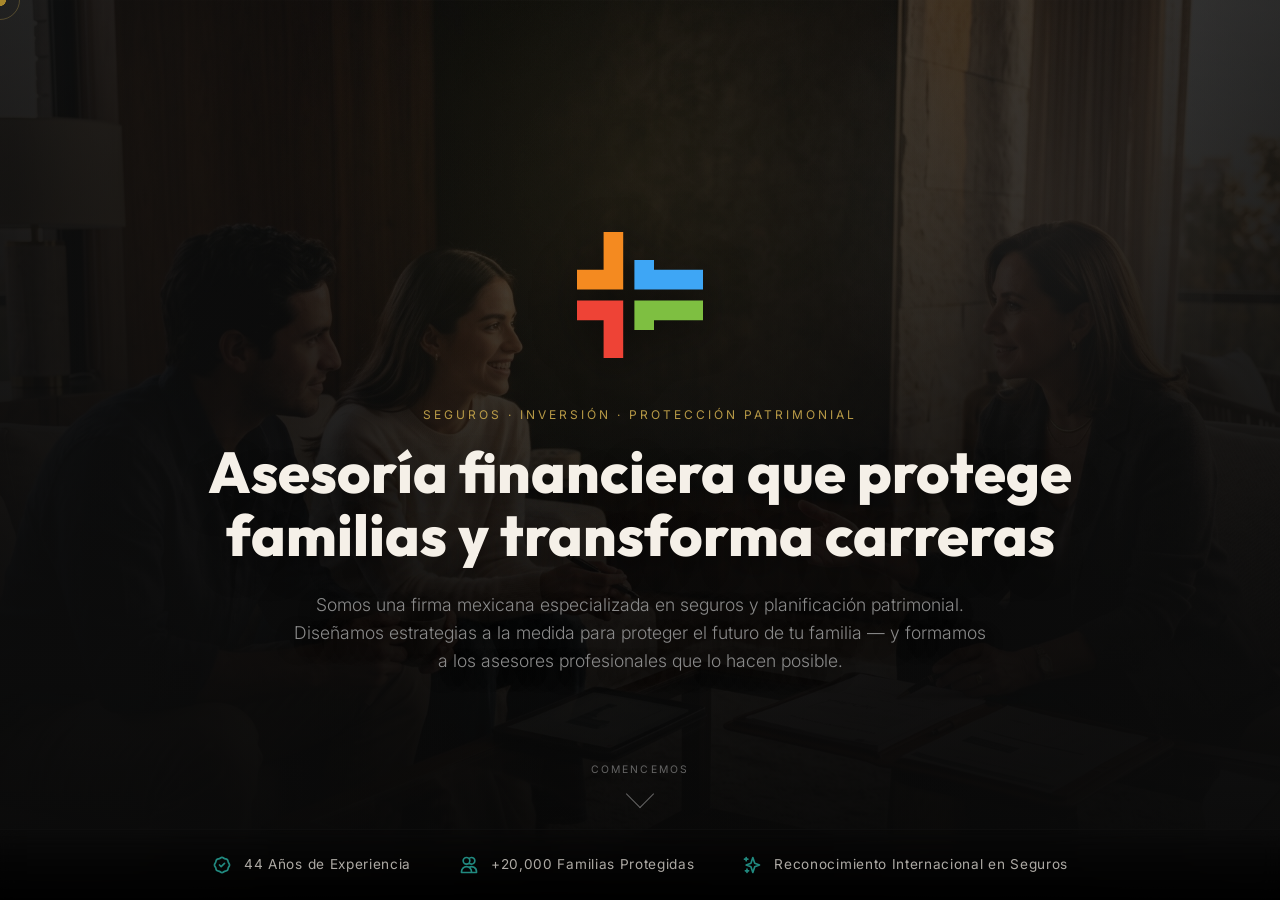
<file: index.html>
<!DOCTYPE html>
<html lang="es">
<head>
  <meta charset="UTF-8">
  <meta name="viewport" content="width=device-width, initial-scale=1.0">
  <meta name="description" content="GAMO — Asesoría Integral en Riesgos. Diseñamos estrategias para proteger tu patrimonio y construir tu futuro financiero. Agenda tu asesoría o únete como asesor.">
  <meta name="theme-color" content="#0D0D0D">
  <title>GAMO | Asesoría Integral en Riesgos</title>
  <link rel="stylesheet" href="styles.css">
  <link rel="preload" as="image" href="assets/images/intro-curtain-consultation.jpg">
  <link rel="preload" as="image" href="assets/images/hero-clients.png">
  <link rel="preload" as="image" href="assets/images/hero-advisors.png">
</head>
<body class="no-scroll choice-pending">

  <!-- Loading Screen -->
  <div class="loading-screen" id="loadingScreen">
    <div class="loading-logo">
      <svg class="gamo-logo-svg--large" viewBox="0 0 100 100" fill="none" xmlns="http://www.w3.org/2000/svg">
        <path d="M 38,5 L 38,46 L 5,46 L 5,32 L 24,32 L 24,5 Z" fill="#F48A20"/>
        <path d="M 46,25 L 46,46 L 95,46 L 95,32 L 60,32 L 60,25 Z" fill="#3EA6F5"/>
        <path d="M 38,95 L 38,54 L 5,54 L 5,68 L 24,68 L 24,95 Z" fill="#EE4336"/>
        <path d="M 46,75 L 46,54 L 95,54 L 95,68 L 60,68 L 60,75 Z" fill="#7EBF41"/>
      </svg>
    </div>
  </div>

  <!-- Custom Cursor -->
  <div class="custom-cursor" id="customCursor"></div>
  <div class="custom-cursor-ring" id="customCursorRing"></div>

  <!-- ===================================
       NAV — Appears after path is chosen
       =================================== -->
  <nav class="nav" id="mainNav">
    <div class="nav__container">
      <a href="#" class="nav__logo" id="navLogo">
        <svg class="gamo-logo-svg" viewBox="0 0 100 100" fill="none" xmlns="http://www.w3.org/2000/svg">
          <path d="M 38,5 L 38,46 L 5,46 L 5,32 L 24,32 L 24,5 Z" fill="#F48A20"/>
          <path d="M 46,25 L 46,46 L 95,46 L 95,32 L 60,32 L 60,25 Z" fill="#3EA6F5"/>
          <path d="M 38,95 L 38,54 L 5,54 L 5,68 L 24,68 L 24,95 Z" fill="#EE4336"/>
          <path d="M 46,75 L 46,54 L 95,54 L 95,68 L 60,68 L 60,75 Z" fill="#7EBF41"/>
        </svg>
        <span>GAMO</span>
      </a>
      <div class="nav__links" id="navLinks">
        <!-- Filled dynamically based on chosen path -->
      </div>
      <button class="nav__switch" id="navSwitch" title="Cambiar de camino">
        <span class="nav__switch-icon">⇄</span>
        <span class="nav__switch-text" id="navSwitchText">Soy asesor</span>
      </button>
    </div>
  </nav>

  <!-- ===================================
       INTRO CURTAIN
       =================================== -->
  <header class="intro-curtain" id="introCurtain">
    <div class="intro-curtain__content">
      <svg class="gamo-logo-svg--huge" viewBox="0 0 100 100" fill="none" xmlns="http://www.w3.org/2000/svg">
        <path d="M 38,5 L 38,46 L 5,46 L 5,32 L 24,32 L 24,5 Z" fill="#F48A20"/>
        <path d="M 46,25 L 46,46 L 95,46 L 95,32 L 60,32 L 60,25 Z" fill="#3EA6F5"/>
        <path d="M 38,95 L 38,54 L 5,54 L 5,68 L 24,68 L 24,95 Z" fill="#EE4336"/>
        <path d="M 46,75 L 46,54 L 95,54 L 95,68 L 60,68 L 60,75 Z" fill="#7EBF41"/>
      </svg>
      <div class="intro-curtain__kicker">SEGUROS · INVERSIÓN · PROTECCIÓN PATRIMONIAL</div>
      <h1 class="intro-curtain__title">Asesoría financiera que protege familias y transforma carreras</h1>
      <p class="intro-curtain__desc">Somos una firma mexicana especializada en seguros y planificación patrimonial. Diseñamos estrategias a la medida para proteger el futuro de tu familia — y formamos a los asesores profesionales que lo hacen posible.</p>
    </div>
    
    <div class="intro-curtain__trust-bar">
      <div class="trust-item">
        <svg fill="none" stroke="currentColor" viewBox="0 0 24 24" xmlns="http://www.w3.org/2000/svg"><path stroke-linecap="round" stroke-linejoin="round" stroke-width="2" d="M9 12l2 2 4-4M7.835 4.697a3.42 3.42 0 001.946-.806 3.42 3.42 0 014.438 0 3.42 3.42 0 001.946.806 3.42 3.42 0 013.138 3.138 3.42 3.42 0 00.806 1.946 3.42 3.42 0 010 4.438 3.42 3.42 0 00-.806 1.946 3.42 3.42 0 01-3.138 3.138 3.42 3.42 0 00-1.946.806 3.42 3.42 0 01-4.438 0 3.42 3.42 0 00-1.946-.806 3.42 3.42 0 01-3.138-3.138 3.42 3.42 0 00-.806-1.946 3.42 3.42 0 010-4.438 3.42 3.42 0 00.806-1.946 3.42 3.42 0 013.138-3.138z"></path></svg>
        <span>44 Años de Experiencia</span>
      </div>
      <div class="trust-item">
        <svg fill="none" stroke="currentColor" viewBox="0 0 24 24" xmlns="http://www.w3.org/2000/svg"><path stroke-linecap="round" stroke-linejoin="round" stroke-width="2" d="M12 4.354a4 4 0 110 5.292M15 21H3v-1a6 6 0 0112 0v1zm0 0h6v-1a6 6 0 00-9-5.197M13 7a4 4 0 11-8 0 4 4 0 018 0z"></path></svg>
        <span>+20,000 Familias Protegidas</span>
      </div>
      <div class="trust-item">
        <svg fill="none" stroke="currentColor" viewBox="0 0 24 24" xmlns="http://www.w3.org/2000/svg"><path stroke-linecap="round" stroke-linejoin="round" stroke-width="2" d="M5 3v4M3 5h4M6 17v4m-2-2h4m5-16l2.286 6.857L21 12l-5.714 2.143L13 21l-2.286-6.857L5 12l5.714-2.143L13 3z"></path></svg>
        <span>Reconocimiento Internacional en Seguros</span>
      </div>
    </div>
    <button class="intro-curtain__scroll-btn" id="curtainScrollBtn">
      <span class="intro-curtain__scroll-text">Comencemos</span>
      <div class="intro-curtain__scroll-arrow"></div>
    </button>
  </header>

  <!-- ===================================
       HERO — Split Screen (Choice Point)
       =================================== -->
  <section class="hero" id="hero">
    <div class="hero-logo" id="heroLogo">
      <svg class="gamo-logo-svg" viewBox="0 0 100 100" fill="none" xmlns="http://www.w3.org/2000/svg">
        <path d="M 38,5 L 38,46 L 5,46 L 5,32 L 24,32 L 24,5 Z" fill="#F48A20"/>
        <path d="M 46,25 L 46,46 L 95,46 L 95,32 L 60,32 L 60,25 Z" fill="#3EA6F5"/>
        <path d="M 38,95 L 38,54 L 5,54 L 5,68 L 24,68 L 24,95 Z" fill="#EE4336"/>
        <path d="M 46,75 L 46,54 L 95,54 L 95,68 L 60,68 L 60,75 Z" fill="#7EBF41"/>
      </svg>
      <span class="gamo-logo-text">GAMO</span>
    </div>

    <!-- Panel: Clientes -->
    <div class="hero-panel hero-panel--clients" id="panelClients" data-path="clients">
      <div class="hero-panel__bg"></div>
      <div class="hero-panel__overlay"></div>
      <div class="hero-panel__content">
        <span class="hero-panel__label">Seguros y Protección Patrimonial</span>
        <h1 class="hero-panel__title">Protege lo que importa</h1>
        <p class="hero-panel__desc">Diseñamos estrategias de seguros a la medida para proteger tu patrimonio y el futuro de tu familia.</p>
        <button class="hero-cta" id="ctaClients" data-path="clients">
          Agenda tu asesoría
          <span class="cta-arrow">→</span>
        </button>
        <p class="hero-panel__micro">Asesoría personalizada · Sin costo inicial</p>
      </div>
    </div>

    <!-- Separator -->
    <div class="hero-separator" id="heroSeparator">
      <div class="hero-separator__line"></div>
    </div>

    <!-- Panel: Asesores -->
    <div class="hero-panel hero-panel--advisors" id="panelAdvisors" data-path="advisors">
      <div class="hero-panel__bg"></div>
      <div class="hero-panel__overlay"></div>
      <div class="hero-panel__content">
        <span class="hero-panel__label">Oportunidad de Negocio</span>
        <h2 class="hero-panel__title">Construye tu propio camino</h2>
        <p class="hero-panel__desc">No es un empleo. Es una estructura probada para que desarrolles tu negocio a tu ritmo, con mentoría y respaldo real.</p>
        <button class="hero-cta" id="ctaAdvisors" data-path="advisors">
          Conoce el modelo
          <span class="cta-arrow">→</span>
        </button>
        <p class="hero-panel__micro">+110 asesores · Miembros de MDRT, COT y TOT</p>
      </div>
    </div>

  </section>

  <!-- ===================================
       PATH: CLIENTS — Full Landing Page
       =================================== -->
  <div class="path-content" id="pathClients" data-path="clients">

    <!-- Section: Quiénes somos (Client perspective) -->
    <section class="section about-section" id="about-clients">
      <div class="section__container">
        <div class="reveal">
          <span class="section__label">Quiénes somos</span>
          <h2 class="section__title">Tu asesor de confianza<br>en seguros y patrimonio.</h2>
          <p class="section__subtitle">En GAMO diseñamos planes integrales que protegen a las personas de los riesgos que pueden afectar su vida, su patrimonio y su futuro. Trabajamos con las mejores aseguradoras del país para ofrecer soluciones a la medida.</p>
        </div>
        <div class="about-stats">
          <div class="about-stat reveal reveal-delay-1">
            <div class="about-stat__number" data-target="20000" data-prefix="+">0</div>
            <div class="about-stat__label">Familias protegidas</div>
          </div>
          <div class="about-stat reveal reveal-delay-2">
            <div class="about-stat__number" data-target="44" data-prefix="+">0</div>
            <div class="about-stat__label">Años de experiencia</div>
          </div>
          <div class="about-stat reveal reveal-delay-3">
            <div class="about-stat__number" data-target="110" data-prefix="+">0</div>
            <div class="about-stat__label">Especialistas que trabajan para ti</div>
          </div>
        </div>
      </div>
    </section>

    <!-- Section: Valores / Filosofía -->
    <section class="section values-section" id="valores-clients">
      <div class="section__container">
        <div class="reveal">
          <span class="section__label">Lo que puedes esperar</span>
          <h2 class="section__title">Tres compromisos que<br>hacemos contigo.</h2>
        </div>
        <div class="values-list">
          <div class="value-item value-item--prominent reveal reveal-delay-1">
            <div class="value-item__number">I</div>
            <div class="value-item__content">
              <h3 class="value-item__title">Tu asesor trabaja para ti</h3>
              <p class="value-item__desc">Nuestra única lealtad eres tú. Cada recomendación nace de tu necesidad real — nunca de la presión de una sola aseguradora o de una comisión que no te conviene.</p>
            </div>
          </div>
          <div class="value-item reveal reveal-delay-2">
            <div class="value-item__number">II</div>
            <div class="value-item__content">
              <h3 class="value-item__title">Estamos cuando más importa</h3>
              <p class="value-item__desc">En un siniestro, en una duda urgente o en un momento difícil — tu asesor responde. No un call center, no un formulario. Una persona de confianza que ya conoce tu situación.</p>
            </div>
          </div>
          <div class="value-item reveal reveal-delay-3">
            <div class="value-item__number">III</div>
            <div class="value-item__content">
              <h3 class="value-item__title">Lo mejor del mercado, para ti</h3>
              <p class="value-item__desc">Trabajamos con las principales aseguradoras del país. Eso significa que siempre te ofrecemos la opción que realmente se adapta a tu situación — no la que más nos conviene a nosotros.</p>
            </div>
          </div>
        </div>
        <div class="values-closing reveal reveal-delay-2">
          <p class="values-closing__text">"En GAMO no te vendemos un producto. Te construimos una estrategia que protege lo que más te importa."</p>
        </div>
      </div>
    </section>

    <!-- Section: Nuestro enfoque -->
    <section class="section pillars-section" id="enfoque-clients">
      <div class="section__container">
        <div class="reveal">
          <span class="section__label">Nuestro enfoque</span>
          <h2 class="section__title">Tu patrimonio merece<br>una estrategia real</h2>
          <p class="section__subtitle">No hacemos cotizaciones genéricas. Analizamos tu situación completa para diseñar un plan que realmente te proteja.</p>
        </div>
        <div class="pillars">
          <div class="pillar reveal reveal-delay-1">
            <span class="pillar__icon"><svg viewBox="0 0 24 24" fill="none" stroke="currentColor" stroke-width="1.5" stroke-linecap="round" stroke-linejoin="round"><path d="M12 22s8-4 8-10V5l-8-3-8 3v7c0 6 8 10 8 10z"></path></svg></span>
            <h3 class="pillar__title">Protección Patrimonial</h3>
            <p class="pillar__desc">Diseñamos coberturas inteligentes que resguardan lo que más te importa: tu familia, tu hogar, tu negocio y tus activos.</p>
          </div>
          <div class="pillar reveal reveal-delay-2">
            <span class="pillar__icon"><svg viewBox="0 0 24 24" fill="none" stroke="currentColor" stroke-width="1.5" stroke-linecap="round" stroke-linejoin="round"><line x1="18" y1="20" x2="18" y2="10"></line><line x1="12" y1="20" x2="12" y2="4"></line><line x1="6" y1="20" x2="6" y2="14"></line></svg></span>
            <h3 class="pillar__title">Estrategia Financiera</h3>
            <p class="pillar__desc">Combinamos protección con crecimiento. Planes que no solo te cuidan, sino que construyen capital a largo plazo.</p>
          </div>
          <div class="pillar reveal reveal-delay-3">
            <span class="pillar__icon"><svg viewBox="0 0 24 24" fill="none" stroke="currentColor" stroke-width="1.5" stroke-linecap="round" stroke-linejoin="round"><polyline points="23 4 23 10 17 10"></polyline><polyline points="1 20 1 14 7 14"></polyline><path d="M3.51 9a9 9 0 0 1 14.85-3.36L23 10M1 14l4.64 4.36A9 9 0 0 0 20.49 15"></path></svg></span>
            <h3 class="pillar__title">Seguimiento Continuo</h3>
            <p class="pillar__desc">No desaparecemos después de la firma. Revisamos tu estrategia regularmente y la adaptamos conforme tu vida cambia.</p>
          </div>
        </div>
      </div>
    </section>

    <!-- Section: Cómo funciona -->
    <section class="section process-section" id="proceso-clients">
      <div class="section__container">
        <div class="reveal">
          <span class="section__label">¿Cómo funciona?</span>
          <h2 class="section__title">Tres pasos para proteger<br>lo que más importa</h2>
        </div>
        <div class="process-steps">
          <div class="process-step reveal reveal-delay-1">
            <div class="process-step__number">01</div>
            <div class="process-step__content">
              <h3 class="process-step__title">Diagnóstico completo</h3>
              <p class="process-step__desc">Analizamos tu situación personal, familiar y patrimonial para entender exactamente qué riesgos enfrentas.</p>
            </div>
          </div>
          <div class="process-step reveal reveal-delay-2">
            <div class="process-step__number">02</div>
            <div class="process-step__content">
              <h3 class="process-step__title">Estrategia personalizada</h3>
              <p class="process-step__desc">Diseñamos un plan a tu medida con las mejores aseguradoras del país. Cada recomendación responde a tu situación real.</p>
            </div>
          </div>
          <div class="process-step reveal reveal-delay-3">
            <div class="process-step__number">03</div>
            <div class="process-step__content">
              <h3 class="process-step__title">Acompañamiento permanente</h3>
              <p class="process-step__desc">Tu asesor está contigo siempre. Revisiones periódicas, ajustes cuando tu vida cambie y soporte en todo momento.</p>
            </div>
          </div>
        </div>
      </div>
    </section>

    <!-- Section: Testimonios Clientes -->
    <section class="section testimonials-section" id="testimonios-clients">
      <div class="section__container">
        <div class="reveal">
          <span class="section__label">Lo que dicen nuestros clientes</span>
          <h2 class="section__title">Historias reales de<br>tranquilidad y confianza</h2>
        </div>
        <div class="testimonials">
          <div class="testimonial reveal reveal-delay-1">
            <div class="testimonial__quote-mark">"</div>
            <p class="testimonial__text">No sabía que estaba tan expuesto. En GAMO no me vendieron un seguro — me hicieron ver todo lo que estaba en riesgo y diseñamos un plan completo. Hoy duermo tranquilo.</p>
            <div class="testimonial__author">
              <div class="testimonial__avatar">RC</div>
              <div>
                <div class="testimonial__name">Roberto C.</div>
                <div class="testimonial__role">Empresario · Cliente desde 2019</div>
              </div>
            </div>
          </div>
          <div class="testimonial reveal reveal-delay-2">
            <div class="testimonial__quote-mark">"</div>
            <p class="testimonial__text">Lo que más valoro es que no desaparecieron después de la firma. Cada año revisamos mi estrategia y la ajustamos. Se siente como tener un socio que cuida tu espalda.</p>
            <div class="testimonial__author">
              <div class="testimonial__avatar">AP</div>
              <div>
                <div class="testimonial__name">Ana P.</div>
                <div class="testimonial__role">Directora de operaciones · Cliente desde 2021</div>
              </div>
            </div>
          </div>
        </div>
      </div>
    </section>

    <!-- Section: CTA Final Clientes -->
    <section class="section cta-final-section cta-final--clients" id="cta-clients">
      <div class="section__container">
        <div class="cta-final reveal">
          <span class="section__label">Da el primer paso</span>
          <h2 class="cta-final__title">¿Listo para proteger<br>lo que importa?</h2>
          <p class="cta-final__desc">Agenda una sesión de asesoría sin costo. Analizaremos tu situación y te mostraremos cómo proteger tu patrimonio.</p>
          <a href="#" class="btn-primary btn-primary--gold btn-primary--large">
            Agenda tu asesoría gratuita
            <span class="cta-arrow">→</span>
          </a>
          <p class="cta-final__note">Sin compromiso · 30 minutos · 100% personalizada</p>
        </div>
      </div>
    </section>

  </div>

  <!-- ===================================
       PATH: ADVISORS — Full Landing Page
       =================================== -->
  <div class="path-content" id="pathAdvisors" data-path="advisors">

    <!-- Section: Quiénes somos (Advisor perspective) -->
    <section class="section about-section" id="about-advisors">
      <div class="section__container">
        <div class="reveal">
          <span class="section__label section__label--teal">Sobre GAMO</span>
          <h2 class="section__title">No buscamos vendedores.<br>Desarrollamos empresarios.</h2>
          <p class="section__subtitle">GAMO es una promotoría que funciona como ecosistema. Aquí no te dan un escritorio y te desean suerte — te dan estructura, mentoría y un camino probado para construir tu propio negocio. Operamos con las principales aseguradoras del país, lo que significa que desde el primer día tendrás un portafolio completo de soluciones para servir a tus clientes.</p>
        </div>
        <div class="about-stats">
          <div class="about-stat reveal reveal-delay-1">
            <div class="about-stat__number about-stat__number--teal" data-target="110" data-prefix="+">0</div>
            <div class="about-stat__label">Asesores activos</div>
          </div>
          <div class="about-stat reveal reveal-delay-2">
            <div class="about-stat__number about-stat__number--teal" data-target="20000" data-prefix="+">0</div>
            <div class="about-stat__label">Clientes en cartera</div>
          </div>
          <div class="about-stat reveal reveal-delay-3">
            <div class="about-stat__number about-stat__number--teal" data-target="44" data-prefix="+">0</div>
            <div class="about-stat__label">Años de resultados</div>
          </div>
        </div>
      </div>
    </section>

    <!-- Section: Cultura (Mini-sección Asesores) -->
    <section class="section culture-section" id="cultura-advisors">
      <div class="section__container">
        <div class="reveal">
          <span class="section__label section__label--teal">Nuestros Principios</span>
          <h2 class="section__title">La cultura detrás de la estructura</h2>
        </div>
        <div class="culture-grid">
          <div class="culture-card reveal reveal-delay-1">
            <h3 class="culture-card__title">Meritocracia real</h3>
            <p class="culture-card__desc">Tu crecimiento depende de tu esfuerzo y resultados, no de antigüedad ni política interna. Aquí ganas lo que construyes.</p>
          </div>
          <div class="culture-card reveal reveal-delay-2">
            <h3 class="culture-card__title">Libertad con estructura</h3>
            <p class="culture-card__desc">Eres dueño de tu tiempo y tu negocio, pero con un sistema probado que te da dirección y soporte en cada etapa.</p>
          </div>
          <div class="culture-card reveal reveal-delay-3">
            <h3 class="culture-card__title">Cultura de equipo</h3>
            <p class="culture-card__desc">Aquí nadie crece solo. Mentoría directa, retroalimentación constante y un equipo que te empuja a ser mejor cada día.</p>
          </div>
        </div>
      </div>
    </section>

    <!-- Section: El modelo -->
    <section class="section model-section" id="modelo-advisors">
      <div class="section__container">
        <div class="reveal">
          <span class="section__label section__label--teal">El modelo GAMO</span>
          <h2 class="section__title">Un modelo que ya funciona.<br>Tu oportunidad de hacerlo tuyo.</h2>
          <p class="section__subtitle">No ofrecemos empleo tradicional. Ofrecemos una estructura probada para que construyas tu propio negocio dentro de un ecosistema real.</p>
        </div>
        <div class="model-grid">
          <div class="model-steps">
            <div class="model-step reveal reveal-delay-1">
              <span class="model-step__number">01</span>
              <div class="model-step__content">
                <h3 class="model-step__title">Estructura > Talento individual</h3>
                <p class="model-step__desc">No dependemos de genios aislados. Nuestro sistema funciona porque está diseñado para ser repetible y escalable.</p>
              </div>
            </div>
            <div class="model-step reveal reveal-delay-2">
              <span class="model-step__number">02</span>
              <div class="model-step__content">
                <h3 class="model-step__title">Mentoría directa</h3>
                <p class="model-step__desc">Cada asesor tiene acompañamiento real, no teoría. Aprenderás con personas que ya lograron lo que tú quieres lograr.</p>
              </div>
            </div>
            <div class="model-step reveal reveal-delay-3">
              <span class="model-step__number">03</span>
              <div class="model-step__content">
                <h3 class="model-step__title">Sistema comprobado</h3>
                <p class="model-step__desc">Más de 110 asesores activos con carteras propias e ingresos crecientes. Casos reales de crecimiento en todas las etapas.</p>
              </div>
            </div>
            <div class="model-step reveal reveal-delay-4">
              <span class="model-step__number">04</span>
              <div class="model-step__content">
                <h3 class="model-step__title">Crecimiento a tu ritmo</h3>
                <p class="model-step__desc">Tú defines tu velocidad. Nosotros ponemos las herramientas, el seguimiento y la exigencia que necesitas.</p>
              </div>
            </div>
          </div>
          <div class="model-results reveal reveal-delay-2">
            <h3 class="model-results__title">El estándar global de excelencia</h3>
            <p class="model-results__context">El MDRT (Million Dollar Round Table) es el reconocimiento más prestigioso en la industria de seguros a nivel mundial. Solo el 1% de los asesores en el mundo lo alcanza.</p>
            <div class="mdrt-tiers">
              <div class="mdrt-tier mdrt-tier--base">
                <div class="mdrt-tier__header">
                  <span class="mdrt-tier__badge">MDRT</span>
                </div>
                <h4 class="mdrt-tier__name">Miembro</h4>
                <p class="mdrt-tier__desc">El codiciado top 1% de la industria global. El estándar dorado.</p>
              </div>
              <div class="mdrt-tier mdrt-tier--cot">
                <div class="mdrt-tier__header">
                  <span class="mdrt-tier__badge">COT</span>
                </div>
                <h4 class="mdrt-tier__name">Court of the Table</h4>
                <p class="mdrt-tier__desc">3 veces el nivel MDRT. Reservado para la élite financiera.</p>
              </div>
              <div class="mdrt-tier mdrt-tier--tot">
                <div class="mdrt-tier__header">
                  <span class="mdrt-tier__badge">TOT</span>
                </div>
                <h4 class="mdrt-tier__name">Top of the Table</h4>
                <p class="mdrt-tier__desc">6 veces el nivel. La cúspide absoluta de la profesión a nivel mundial.</p>
              </div>
            </div>
            <p class="model-results__text">En GAMO construimos empresarios inquebrantables. Más que prometer resultados, te proporcionamos el ecosistema y la exigencia necesarios para conquistar los tres niveles de la Million Dollar Round Table.</p>
            <blockquote class="model-results__quote">
              "Llegar a MDRT me cambió la vida; pero la estructura de GAMO me impulsó hasta Top of the Table. Aquí el techo lo pones tú."
            </blockquote>
          </div>
        </div>
      </div>
    </section>

    <!-- Section: ¿Para quién es esto? -->
    <section class="section profile-section" id="perfil-advisors">
      <div class="section__container">
        <div class="reveal">
          <span class="section__label section__label--teal">¿Es para ti?</span>
          <h2 class="section__title">Esto no es para todos.<br>¿Eres tú?</h2>
        </div>
        <div class="profile-grid">
          <div class="profile-card profile-card--yes reveal reveal-delay-1">
            <h3 class="profile-card__title">Buscamos personas que:</h3>
            <ul class="profile-card__list">
              <li class="profile-card__item profile-card__item--yes">Quieren construir algo propio, no buscar empleo</li>
              <li class="profile-card__item profile-card__item--yes">Están dispuestas a aprender y seguir un sistema</li>
              <li class="profile-card__item profile-card__item--yes">Tienen hambre de crecer, pero con estructura</li>
              <li class="profile-card__item profile-card__item--yes">Valoran la mentoría y el trabajo en equipo</li>
              <li class="profile-card__item profile-card__item--yes">Buscan resultados reales, no promesas vacías</li>
            </ul>
          </div>
          <div class="profile-card profile-card--no reveal reveal-delay-2">
            <h3 class="profile-card__title">No es para quienes:</h3>
            <ul class="profile-card__list">
              <li class="profile-card__item profile-card__item--no">Buscan dinero fácil o rápido sin esfuerzo</li>
              <li class="profile-card__item profile-card__item--no">No están dispuestos a seguir un proceso</li>
              <li class="profile-card__item profile-card__item--no">Quieren un sueldo fijo sin comprometerse</li>
              <li class="profile-card__item profile-card__item--no">No toleran la retroalimentación directa</li>
            </ul>
          </div>
        </div>
      </div>
    </section>

    <!-- Section: Testimonios Asesores -->
    <section class="section testimonials-section" id="testimonios-advisors">
      <div class="section__container">
        <div class="reveal">
          <span class="section__label section__label--teal">Historias de asesores</span>
          <h2 class="section__title">Personas reales.<br>Resultados reales.</h2>
        </div>
        <div class="testimonials">
          <div class="testimonial testimonial--teal reveal reveal-delay-1">
            <div class="testimonial__quote-mark testimonial__quote-mark--teal">"</div>
            <p class="testimonial__text">Venía de otra promotoría donde me dejaron solo. Aquí encontré estructura real, mentoría y un equipo que te empuja. En dos años logré mi membresía MDRT. Nunca pensé que fuera posible.</p>
            <div class="testimonial__author">
              <div class="testimonial__avatar testimonial__avatar--teal">ML</div>
              <div>
                <div class="testimonial__name">Mariana L.</div>
                <div class="testimonial__role">Asesora GAMO · MDRT 2024</div>
              </div>
            </div>
          </div>
          <div class="testimonial testimonial--teal reveal reveal-delay-2">
            <div class="testimonial__quote-mark testimonial__quote-mark--teal">"</div>
            <p class="testimonial__text">Lo que más me sorprendió fue el seguimiento. No es solo "vende y ya". Aquí te enseñan a construir un negocio real, con clientes recurrentes y crecimiento constante.</p>
            <div class="testimonial__author">
              <div class="testimonial__avatar testimonial__avatar--teal">DG</div>
              <div>
                <div class="testimonial__name">Daniel G.</div>
                <div class="testimonial__role">Asesor GAMO · 3 años en la estructura</div>
              </div>
            </div>
          </div>
        </div>
      </div>
    </section>

    <!-- Section: CTA Final Asesores -->
    <section class="section cta-final-section cta-final--advisors" id="cta-advisors">
      <div class="section__container">
        <div class="cta-final reveal">
          <span class="section__label section__label--teal">Da el primer paso</span>
          <h2 class="cta-final__title">¿Listo para construir<br>algo tuyo?</h2>
          <p class="cta-final__desc">Agenda una conversación con nuestro equipo. Sin presión. Conoce el modelo y decide si es para ti.</p>
          <a href="#" class="btn-primary btn-primary--teal btn-primary--large">
            Quiero conocer el modelo
            <span class="cta-arrow">→</span>
          </a>
          <p class="cta-final__note">Sin compromiso · Proceso selectivo · Solo por invitación</p>
        </div>
      </div>
    </section>

  </div>

  <!-- ===================================
       FOOTER
       =================================== -->
  <footer class="footer" id="footer">
    <div class="footer__container">
      <div class="footer__brand">
        <div class="footer__logo">
          <svg class="gamo-logo-svg" viewBox="0 0 100 100" fill="none" xmlns="http://www.w3.org/2000/svg">
            <path d="M 38,5 L 38,46 L 5,46 L 5,32 L 24,32 L 24,5 Z" fill="#F48A20"/>
            <path d="M 46,25 L 46,46 L 95,46 L 95,32 L 60,32 L 60,25 Z" fill="#3EA6F5"/>
            <path d="M 38,95 L 38,54 L 5,54 L 5,68 L 24,68 L 24,95 Z" fill="#EE4336"/>
            <path d="M 46,75 L 46,54 L 95,54 L 95,68 L 60,68 L 60,75 Z" fill="#7EBF41"/>
          </svg>
          GAMO
        </div>
        <p class="footer__tagline">Asesoría Integral en Riesgos. Diseñamos estrategias para proteger tu patrimonio y construir tu futuro financiero.</p>
      </div>
      <div>
        <h4 class="footer__column-title">Navegación</h4>
        <ul class="footer__links" id="footerLinks">
          <li><a href="#" class="footer__link" data-reset>Inicio</a></li>
          <li><a href="aviso-de-privacidad.html" class="footer__link">Aviso de Privacidad</a></li>
        </ul>
      </div>
      <div>
        <h4 class="footer__column-title">Contacto</h4>
        <ul class="footer__links">
          <li><a href="mailto:asesoriaintegralenriesgosgamo@gmail.com" class="footer__link">asesoriaintegralenriesgosgamo@gmail.com</a></li>
          <li><a href="tel:+524425844102" class="footer__link">442 584 4102</a></li>
          <li><span class="footer__link">El Marqués, Querétaro, MX</span></li>
        </ul>
      </div>
    </div>
    <div class="footer__bottom">
      <p class="footer__copyright">© 2026 GAMO — Asesoría Integral en Riesgos. Todos los derechos reservados.</p>
      <div class="footer__socials">
        <a href="#" class="footer__social" aria-label="Instagram">
          <svg width="16" height="16" viewBox="0 0 24 24" fill="none" stroke="currentColor" stroke-width="2" stroke-linecap="round" stroke-linejoin="round"><rect x="2" y="2" width="20" height="20" rx="5" ry="5"/><path d="m16 11.37A4 4 0 1112.63 8 4 4 0 0116 11.37z"/><line x1="17.5" y1="6.5" x2="17.51" y2="6.5"/></svg>
        </a>
        <a href="#" class="footer__social" aria-label="LinkedIn">
          <svg width="16" height="16" viewBox="0 0 24 24" fill="none" stroke="currentColor" stroke-width="2" stroke-linecap="round" stroke-linejoin="round"><path d="M16 8a6 6 0 016 6v7h-4v-7a2 2 0 00-2-2 2 2 0 00-2 2v7h-4v-7a6 6 0 016-6z"/><rect x="2" y="9" width="4" height="12"/><circle cx="4" cy="4" r="2"/></svg>
        </a>
        <a href="#" class="footer__social" aria-label="Facebook">
          <svg width="16" height="16" viewBox="0 0 24 24" fill="none" stroke="currentColor" stroke-width="2" stroke-linecap="round" stroke-linejoin="round"><path d="M18 2h-3a5 5 0 00-5 5v3H7v4h3v8h4v-8h3l1-4h-4V7a1 1 0 011-1h3z"/></svg>
        </a>
      </div>
    </div>
  </footer>

  <script src="main.js"></script>
</body>
</html>
</file>
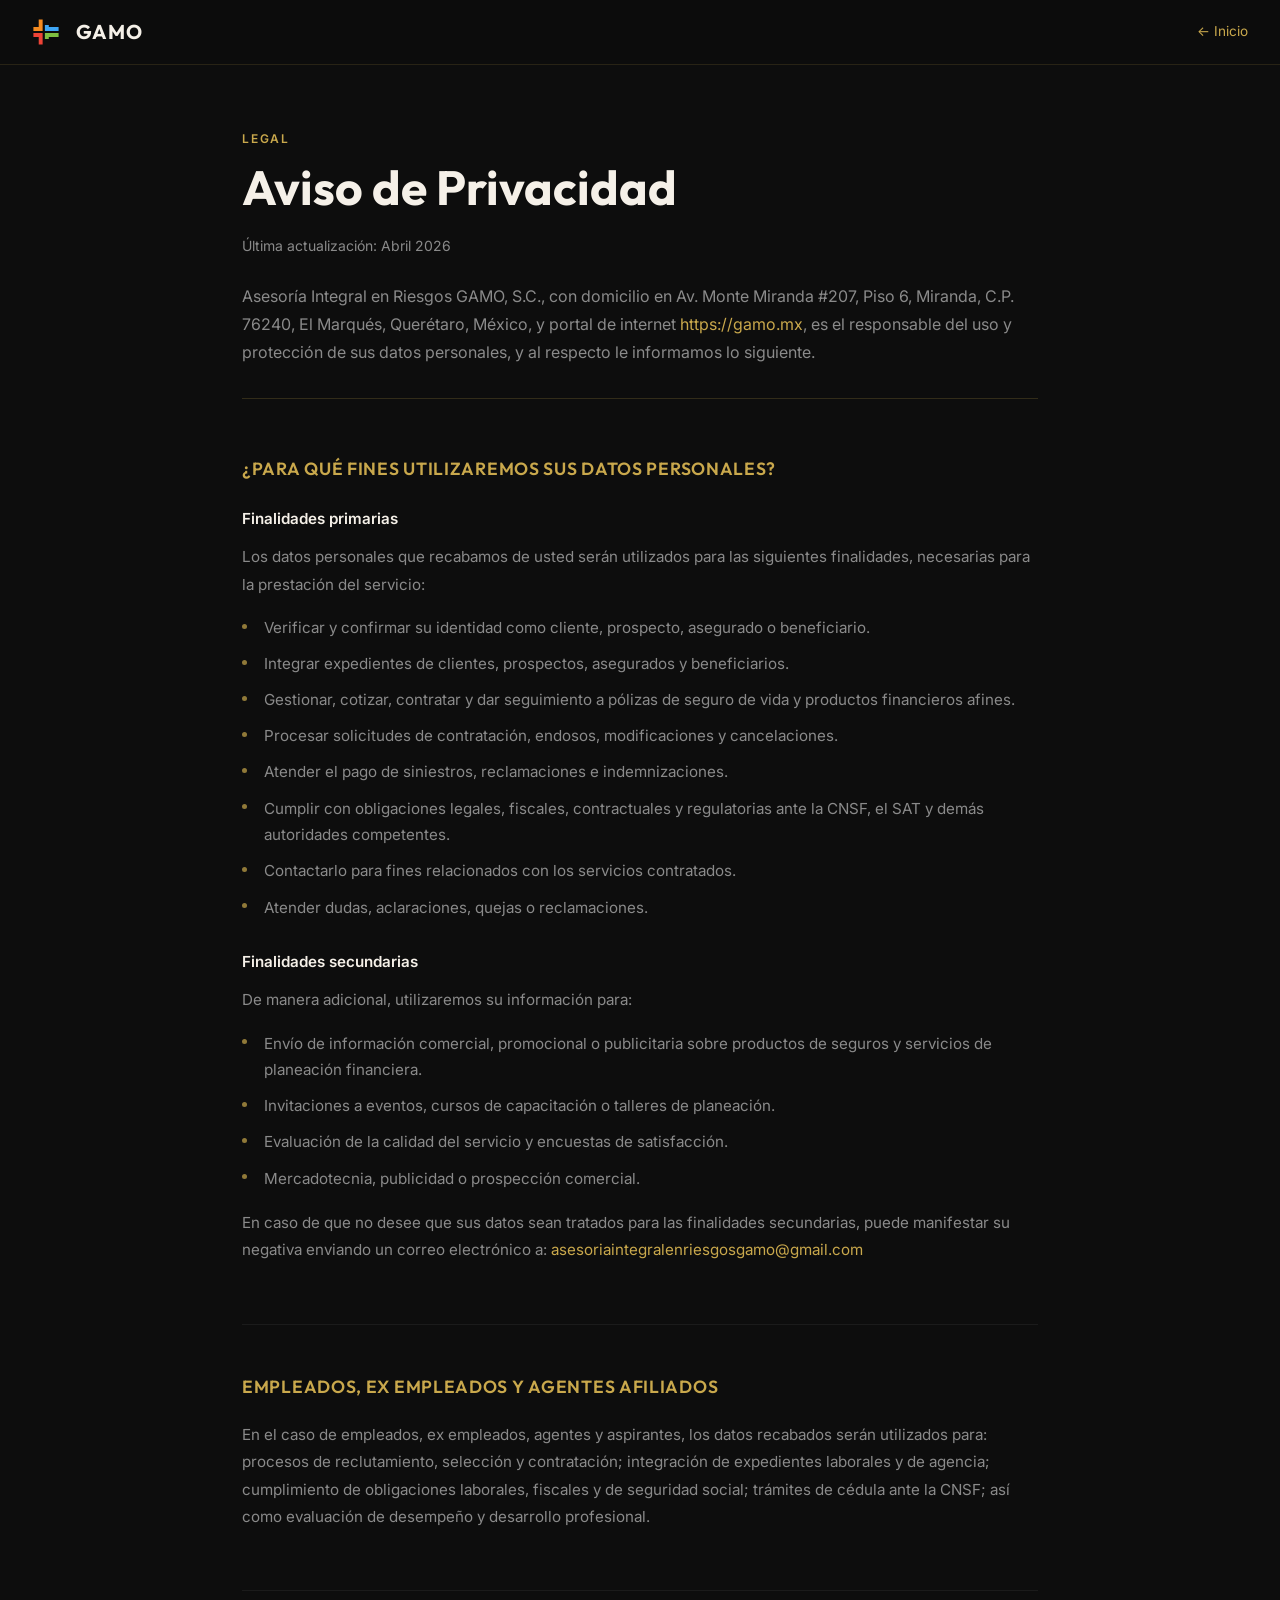
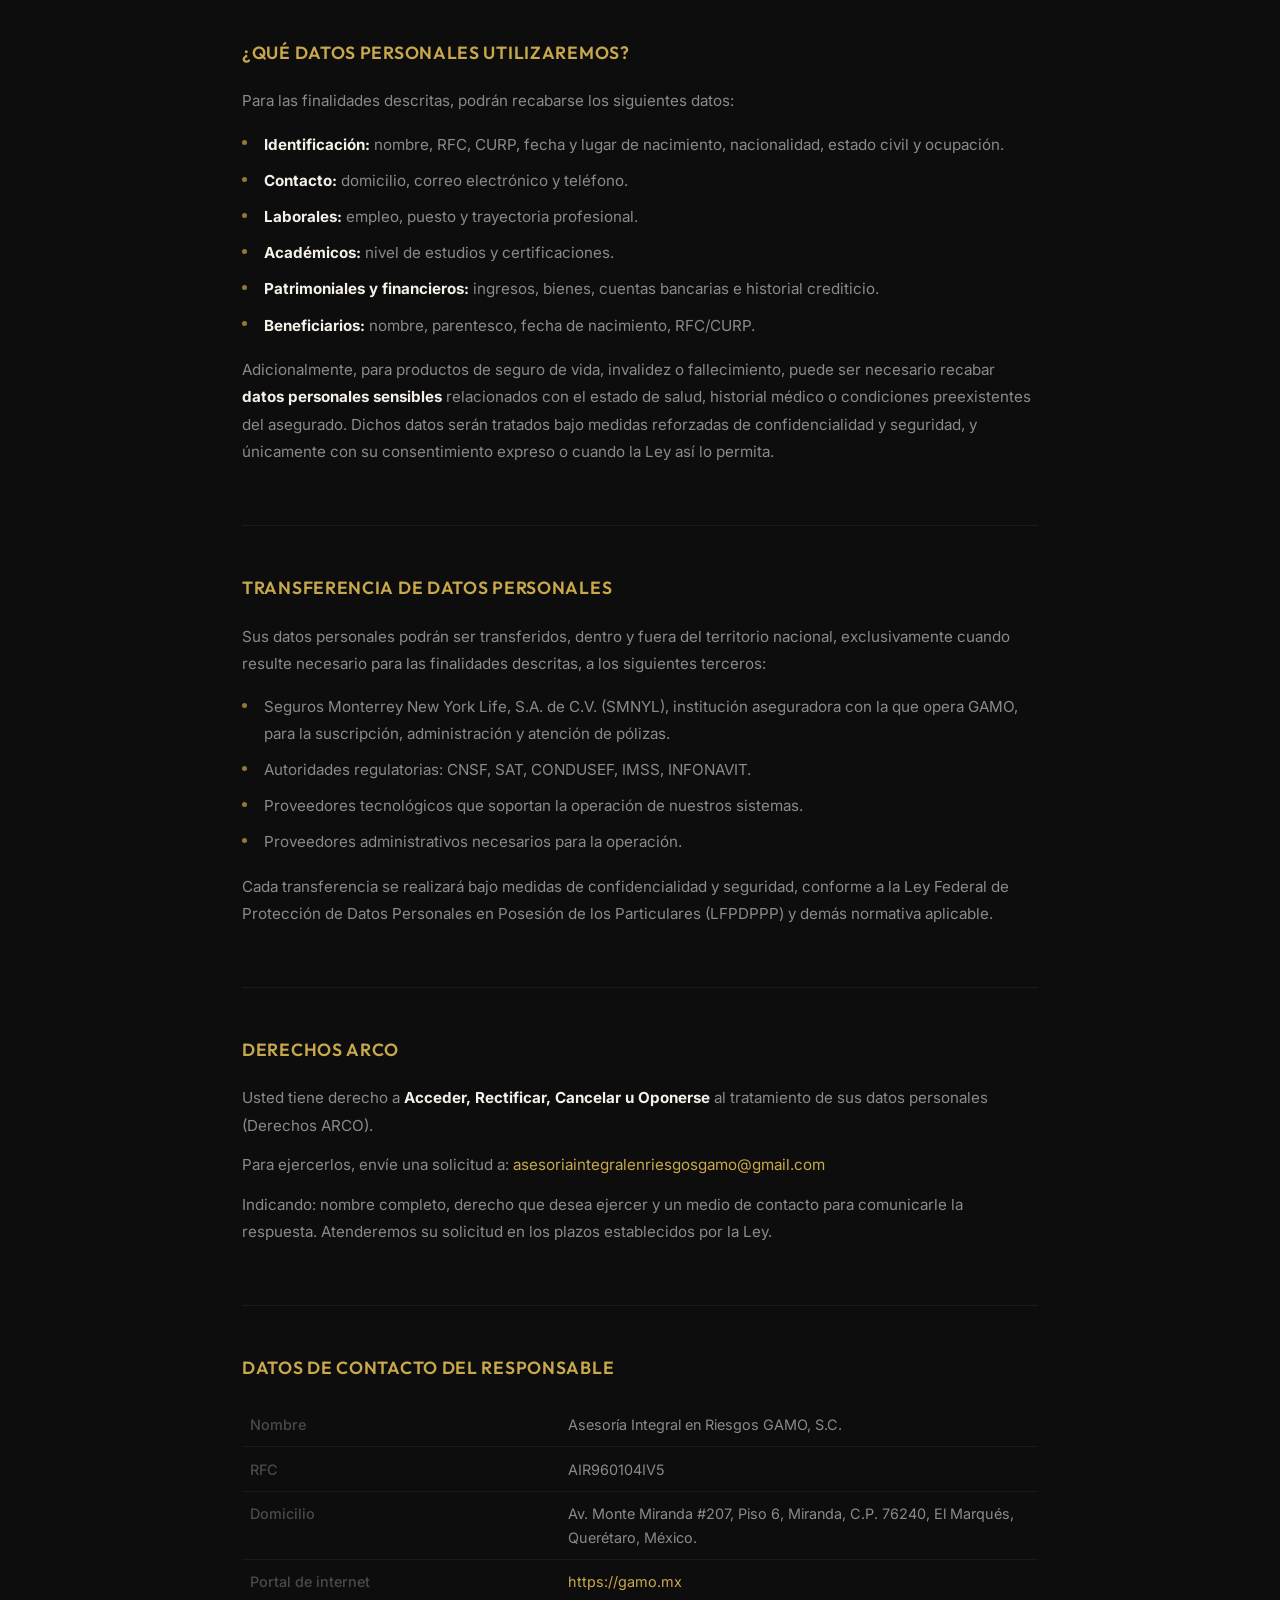
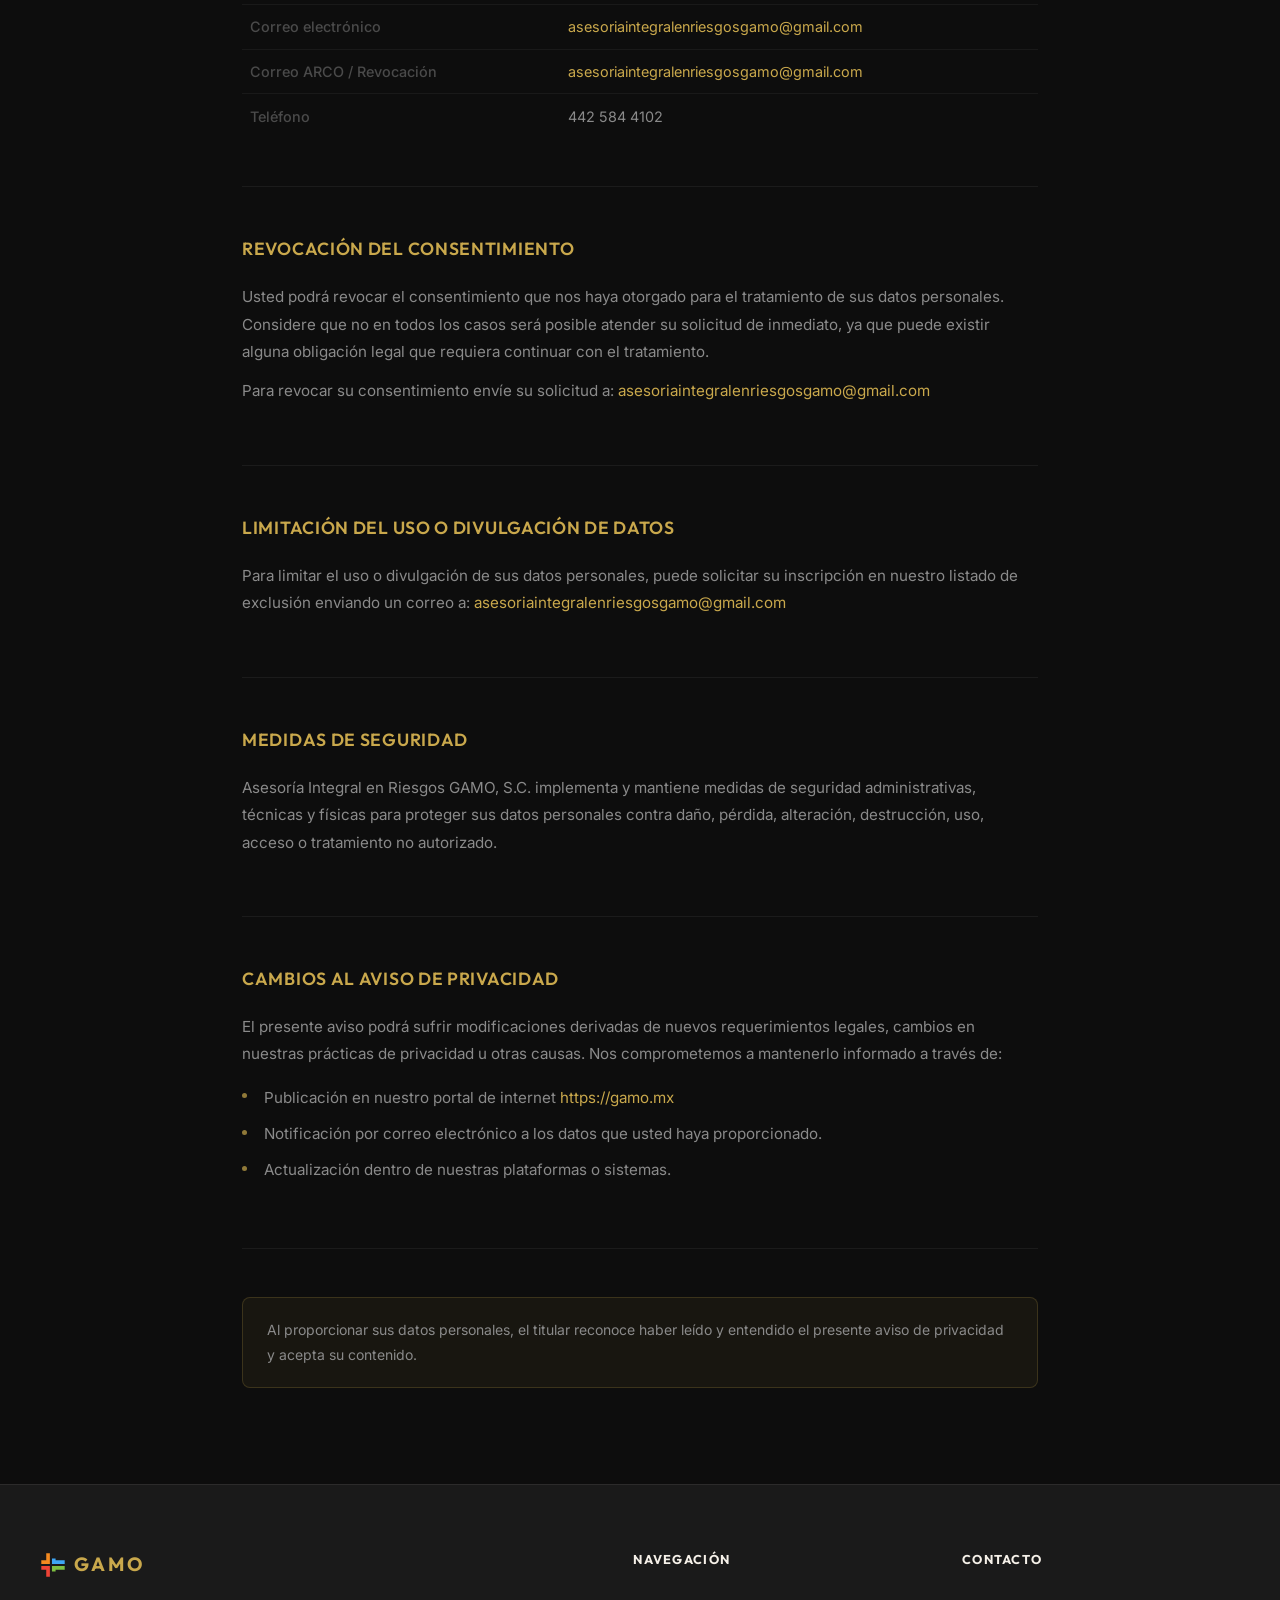
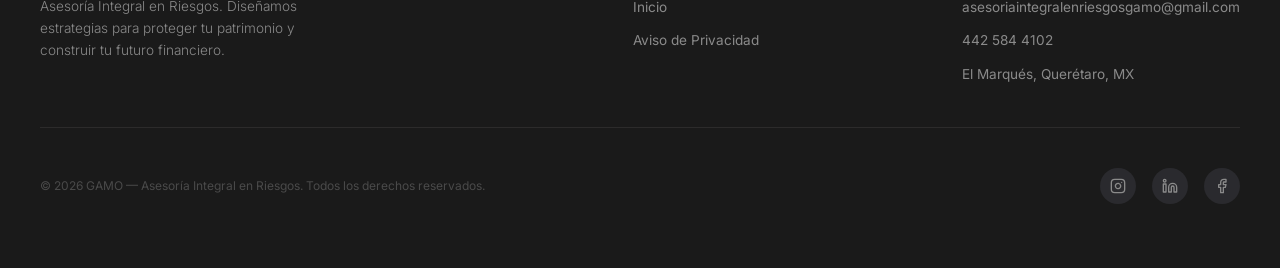
<file: aviso-de-privacidad.html>
<!DOCTYPE html>
<html lang="es">
<head>
  <meta charset="UTF-8">
  <meta name="viewport" content="width=device-width, initial-scale=1.0">
  <meta name="description" content="Aviso de Privacidad — Asesoría Integral en Riesgos GAMO, S.C. Conoce cómo protegemos y tratamos tus datos personales.">
  <meta name="theme-color" content="#0D0D0D">
  <title>Aviso de Privacidad | GAMO</title>
  <link rel="stylesheet" href="styles.css">
  <style>
    /* ── Layout de la página legal ── */
    .legal-nav {
      position: sticky;
      top: 0;
      z-index: 100;
      background: rgba(13, 13, 13, 0.95);
      backdrop-filter: blur(12px);
      -webkit-backdrop-filter: blur(12px);
      border-bottom: 1px solid rgba(201, 168, 76, 0.15);
      padding: 1rem 2rem;
      display: flex;
      align-items: center;
      justify-content: space-between;
      gap: 1rem;
    }

    .legal-nav__logo {
      display: flex;
      align-items: center;
      gap: 0.5rem;
      font-family: var(--font-display);
      font-weight: 700;
      font-size: 1.25rem;
      color: var(--color-text-primary);
      letter-spacing: 0.05em;
      text-decoration: none;
    }

    .legal-nav__logo .gamo-logo-svg {
      width: 28px;
      height: 28px;
      flex-shrink: 0;
    }

    .legal-nav__back {
      display: inline-flex;
      align-items: center;
      gap: 0.4rem;
      font-family: var(--font-body);
      font-size: 0.85rem;
      color: var(--color-gold);
      text-decoration: none;
      transition: color var(--transition-fast), gap var(--transition-fast);
    }

    .legal-nav__back:hover {
      color: var(--color-gold-light);
      gap: 0.65rem;
    }

    /* ── Main content ── */
    .legal-main {
      max-width: 860px;
      margin: 0 auto;
      padding: 4rem 2rem 6rem;
    }

    .legal-header {
      margin-bottom: 3.5rem;
      padding-bottom: 2rem;
      border-bottom: 1px solid rgba(201, 168, 76, 0.2);
    }

    .legal-header__eyebrow {
      font-family: var(--font-body);
      font-size: 0.75rem;
      font-weight: 600;
      letter-spacing: 0.15em;
      text-transform: uppercase;
      color: var(--color-gold);
      margin-bottom: 0.75rem;
    }

    .legal-header__title {
      font-family: var(--font-display);
      font-size: clamp(2rem, 5vw, 3rem);
      font-weight: 700;
      color: var(--color-text-primary);
      margin-bottom: 1.25rem;
      line-height: 1.15;
    }

    .legal-header__meta {
      font-family: var(--font-body);
      font-size: 0.875rem;
      color: var(--color-text-secondary);
    }

    .legal-header__intro {
      margin-top: 1.5rem;
      font-family: var(--font-body);
      font-size: 1rem;
      color: var(--color-text-secondary);
      line-height: 1.75;
    }

    /* ── Sections ── */
    .legal-section {
      margin-bottom: 3rem;
      padding-bottom: 3rem;
      border-bottom: 1px solid rgba(255, 255, 255, 0.06);
    }

    .legal-section:last-child {
      border-bottom: none;
      margin-bottom: 0;
      padding-bottom: 0;
    }

    .legal-section__title {
      font-family: var(--font-display);
      font-size: 1.1rem;
      font-weight: 600;
      color: var(--color-gold);
      letter-spacing: 0.04em;
      text-transform: uppercase;
      margin-bottom: 1.25rem;
    }

    .legal-section__subtitle {
      font-family: var(--font-body);
      font-size: 0.95rem;
      font-weight: 600;
      color: var(--color-text-primary);
      margin: 1.5rem 0 0.75rem;
    }

    .legal-section p {
      font-family: var(--font-body);
      font-size: 0.95rem;
      color: var(--color-text-secondary);
      line-height: 1.8;
      margin-bottom: 0.75rem;
    }

    .legal-section ul {
      list-style: none;
      padding: 0;
      margin: 0.75rem 0;
    }

    .legal-section ul li {
      font-family: var(--font-body);
      font-size: 0.95rem;
      color: var(--color-text-secondary);
      line-height: 1.75;
      padding: 0.3rem 0 0.3rem 1.4rem;
      position: relative;
    }

    .legal-section ul li::before {
      content: '';
      position: absolute;
      left: 0;
      top: 0.85rem;
      width: 5px;
      height: 5px;
      border-radius: 50%;
      background: var(--color-gold);
      opacity: 0.7;
    }

    /* ── Contact table ── */
    .legal-contact-table {
      width: 100%;
      border-collapse: collapse;
      margin-top: 1rem;
      font-family: var(--font-body);
      font-size: 0.9rem;
    }

    .legal-contact-table tr {
      border-bottom: 1px solid rgba(255, 255, 255, 0.05);
    }

    .legal-contact-table tr:last-child {
      border-bottom: none;
    }

    .legal-contact-table td {
      padding: 0.65rem 0.5rem;
      vertical-align: top;
      line-height: 1.6;
    }

    .legal-contact-table td:first-child {
      color: var(--color-text-muted);
      width: 40%;
      font-weight: 500;
      padding-right: 1.5rem;
    }

    .legal-contact-table td:last-child {
      color: var(--color-text-secondary);
    }

    .legal-contact-table a {
      color: var(--color-gold);
      text-decoration: none;
    }

    .legal-contact-table a:hover {
      color: var(--color-gold-light);
      text-decoration: underline;
    }

    /* ── Notice box ── */
    .legal-notice-box {
      background: rgba(201, 168, 76, 0.06);
      border: 1px solid rgba(201, 168, 76, 0.2);
      border-radius: 8px;
      padding: 1.25rem 1.5rem;
      margin-top: 2.5rem;
      font-family: var(--font-body);
      font-size: 0.875rem;
      color: var(--color-text-secondary);
      line-height: 1.75;
    }

    /* ── Responsive ── */
    @media (max-width: 600px) {
      .legal-nav {
        padding: 0.875rem 1.25rem;
      }

      .legal-main {
        padding: 2.5rem 1.25rem 4rem;
      }

      .legal-contact-table td:first-child {
        width: 45%;
        padding-right: 0.75rem;
      }
    }
  </style>
</head>
<body class="loaded">

  <!-- Nav -->
  <nav class="legal-nav">
    <a href="index.html" class="legal-nav__logo" aria-label="GAMO — Inicio">
      <svg class="gamo-logo-svg" viewBox="0 0 100 100" fill="none" xmlns="http://www.w3.org/2000/svg">
        <path d="M 38,5 L 38,46 L 5,46 L 5,32 L 24,32 L 24,5 Z" fill="#F48A20"/>
        <path d="M 46,25 L 46,46 L 95,46 L 95,32 L 60,32 L 60,25 Z" fill="#3EA6F5"/>
        <path d="M 38,95 L 38,54 L 5,54 L 5,68 L 24,68 L 24,95 Z" fill="#EE4336"/>
        <path d="M 46,75 L 46,54 L 95,54 L 95,68 L 60,68 L 60,75 Z" fill="#7EBF41"/>
      </svg>
      GAMO
    </a>
    <a href="index.html" class="legal-nav__back">
      ← Inicio
    </a>
  </nav>

  <!-- Main Content -->
  <main class="legal-main">

    <header class="legal-header">
      <p class="legal-header__eyebrow">Legal</p>
      <h1 class="legal-header__title">Aviso de Privacidad</h1>
      <p class="legal-header__meta">Última actualización: Abril 2026</p>
      <p class="legal-header__intro">
        Asesoría Integral en Riesgos GAMO, S.C., con domicilio en Av. Monte Miranda #207, Piso 6,
        Miranda, C.P. 76240, El Marqués, Querétaro, México, y portal de internet
        <a href="https://gamo.mx" style="color: var(--color-gold);">https://gamo.mx</a>, es el
        responsable del uso y protección de sus datos personales, y al respecto le informamos lo
        siguiente.
      </p>
    </header>

    <!-- Finalidades -->
    <section class="legal-section">
      <h2 class="legal-section__title">¿Para qué fines utilizaremos sus datos personales?</h2>

      <h3 class="legal-section__subtitle">Finalidades primarias</h3>
      <p>Los datos personales que recabamos de usted serán utilizados para las siguientes finalidades, necesarias para la prestación del servicio:</p>
      <ul>
        <li>Verificar y confirmar su identidad como cliente, prospecto, asegurado o beneficiario.</li>
        <li>Integrar expedientes de clientes, prospectos, asegurados y beneficiarios.</li>
        <li>Gestionar, cotizar, contratar y dar seguimiento a pólizas de seguro de vida y productos financieros afines.</li>
        <li>Procesar solicitudes de contratación, endosos, modificaciones y cancelaciones.</li>
        <li>Atender el pago de siniestros, reclamaciones e indemnizaciones.</li>
        <li>Cumplir con obligaciones legales, fiscales, contractuales y regulatorias ante la CNSF, el SAT y demás autoridades competentes.</li>
        <li>Contactarlo para fines relacionados con los servicios contratados.</li>
        <li>Atender dudas, aclaraciones, quejas o reclamaciones.</li>
      </ul>

      <h3 class="legal-section__subtitle">Finalidades secundarias</h3>
      <p>De manera adicional, utilizaremos su información para:</p>
      <ul>
        <li>Envío de información comercial, promocional o publicitaria sobre productos de seguros y servicios de planeación financiera.</li>
        <li>Invitaciones a eventos, cursos de capacitación o talleres de planeación.</li>
        <li>Evaluación de la calidad del servicio y encuestas de satisfacción.</li>
        <li>Mercadotecnia, publicidad o prospección comercial.</li>
      </ul>
      <p>En caso de que no desee que sus datos sean tratados para las finalidades secundarias, puede manifestar su negativa enviando un correo electrónico a: <a href="mailto:asesoriaintegralenriesgosgamo@gmail.com" style="color: var(--color-gold);">asesoriaintegralenriesgosgamo@gmail.com</a></p>
    </section>

    <!-- Empleados -->
    <section class="legal-section">
      <h2 class="legal-section__title">Empleados, ex empleados y agentes afiliados</h2>
      <p>En el caso de empleados, ex empleados, agentes y aspirantes, los datos recabados serán utilizados para: procesos de reclutamiento, selección y contratación; integración de expedientes laborales y de agencia; cumplimiento de obligaciones laborales, fiscales y de seguridad social; trámites de cédula ante la CNSF; así como evaluación de desempeño y desarrollo profesional.</p>
    </section>

    <!-- Datos que se recaban -->
    <section class="legal-section">
      <h2 class="legal-section__title">¿Qué datos personales utilizaremos?</h2>
      <p>Para las finalidades descritas, podrán recabarse los siguientes datos:</p>
      <ul>
        <li><strong style="color: var(--color-text-primary);">Identificación:</strong> nombre, RFC, CURP, fecha y lugar de nacimiento, nacionalidad, estado civil y ocupación.</li>
        <li><strong style="color: var(--color-text-primary);">Contacto:</strong> domicilio, correo electrónico y teléfono.</li>
        <li><strong style="color: var(--color-text-primary);">Laborales:</strong> empleo, puesto y trayectoria profesional.</li>
        <li><strong style="color: var(--color-text-primary);">Académicos:</strong> nivel de estudios y certificaciones.</li>
        <li><strong style="color: var(--color-text-primary);">Patrimoniales y financieros:</strong> ingresos, bienes, cuentas bancarias e historial crediticio.</li>
        <li><strong style="color: var(--color-text-primary);">Beneficiarios:</strong> nombre, parentesco, fecha de nacimiento, RFC/CURP.</li>
      </ul>
      <p>Adicionalmente, para productos de seguro de vida, invalidez o fallecimiento, puede ser necesario recabar <strong style="color: var(--color-text-primary);">datos personales sensibles</strong> relacionados con el estado de salud, historial médico o condiciones preexistentes del asegurado. Dichos datos serán tratados bajo medidas reforzadas de confidencialidad y seguridad, y únicamente con su consentimiento expreso o cuando la Ley así lo permita.</p>
    </section>

    <!-- Transferencia -->
    <section class="legal-section">
      <h2 class="legal-section__title">Transferencia de datos personales</h2>
      <p>Sus datos personales podrán ser transferidos, dentro y fuera del territorio nacional, exclusivamente cuando resulte necesario para las finalidades descritas, a los siguientes terceros:</p>
      <ul>
        <li>Seguros Monterrey New York Life, S.A. de C.V. (SMNYL), institución aseguradora con la que opera GAMO, para la suscripción, administración y atención de pólizas.</li>
        <li>Autoridades regulatorias: CNSF, SAT, CONDUSEF, IMSS, INFONAVIT.</li>
        <li>Proveedores tecnológicos que soportan la operación de nuestros sistemas.</li>
        <li>Proveedores administrativos necesarios para la operación.</li>
      </ul>
      <p>Cada transferencia se realizará bajo medidas de confidencialidad y seguridad, conforme a la Ley Federal de Protección de Datos Personales en Posesión de los Particulares (LFPDPPP) y demás normativa aplicable.</p>
    </section>

    <!-- Derechos ARCO -->
    <section class="legal-section">
      <h2 class="legal-section__title">Derechos ARCO</h2>
      <p>Usted tiene derecho a <strong style="color: var(--color-text-primary);">Acceder, Rectificar, Cancelar u Oponerse</strong> al tratamiento de sus datos personales (Derechos ARCO).</p>
      <p>Para ejercerlos, envíe una solicitud a: <a href="mailto:asesoriaintegralenriesgosgamo@gmail.com" style="color: var(--color-gold);">asesoriaintegralenriesgosgamo@gmail.com</a></p>
      <p>Indicando: nombre completo, derecho que desea ejercer y un medio de contacto para comunicarle la respuesta. Atenderemos su solicitud en los plazos establecidos por la Ley.</p>
    </section>

    <!-- Contacto del responsable -->
    <section class="legal-section">
      <h2 class="legal-section__title">Datos de contacto del responsable</h2>
      <table class="legal-contact-table">
        <tr>
          <td>Nombre</td>
          <td>Asesoría Integral en Riesgos GAMO, S.C.</td>
        </tr>
        <tr>
          <td>RFC</td>
          <td>AIR960104IV5</td>
        </tr>
        <tr>
          <td>Domicilio</td>
          <td>Av. Monte Miranda #207, Piso 6, Miranda, C.P. 76240, El Marqués, Querétaro, México.</td>
        </tr>
        <tr>
          <td>Portal de internet</td>
          <td><a href="https://gamo.mx">https://gamo.mx</a></td>
        </tr>
        <tr>
          <td>Correo electrónico</td>
          <td><a href="mailto:asesoriaintegralenriesgosgamo@gmail.com">asesoriaintegralenriesgosgamo@gmail.com</a></td>
        </tr>
        <tr>
          <td>Correo ARCO / Revocación</td>
          <td><a href="mailto:asesoriaintegralenriesgosgamo@gmail.com">asesoriaintegralenriesgosgamo@gmail.com</a></td>
        </tr>
        <tr>
          <td>Teléfono</td>
          <td>442 584 4102</td>
        </tr>
      </table>
    </section>

    <!-- Revocación, Limitación, Seguridad, Cambios -->
    <section class="legal-section">
      <h2 class="legal-section__title">Revocación del consentimiento</h2>
      <p>Usted podrá revocar el consentimiento que nos haya otorgado para el tratamiento de sus datos personales. Considere que no en todos los casos será posible atender su solicitud de inmediato, ya que puede existir alguna obligación legal que requiera continuar con el tratamiento.</p>
      <p>Para revocar su consentimiento envíe su solicitud a: <a href="mailto:asesoriaintegralenriesgosgamo@gmail.com" style="color: var(--color-gold);">asesoriaintegralenriesgosgamo@gmail.com</a></p>
    </section>

    <section class="legal-section">
      <h2 class="legal-section__title">Limitación del uso o divulgación de datos</h2>
      <p>Para limitar el uso o divulgación de sus datos personales, puede solicitar su inscripción en nuestro listado de exclusión enviando un correo a: <a href="mailto:asesoriaintegralenriesgosgamo@gmail.com" style="color: var(--color-gold);">asesoriaintegralenriesgosgamo@gmail.com</a></p>
    </section>

    <section class="legal-section">
      <h2 class="legal-section__title">Medidas de seguridad</h2>
      <p>Asesoría Integral en Riesgos GAMO, S.C. implementa y mantiene medidas de seguridad administrativas, técnicas y físicas para proteger sus datos personales contra daño, pérdida, alteración, destrucción, uso, acceso o tratamiento no autorizado.</p>
    </section>

    <section class="legal-section">
      <h2 class="legal-section__title">Cambios al aviso de privacidad</h2>
      <p>El presente aviso podrá sufrir modificaciones derivadas de nuevos requerimientos legales, cambios en nuestras prácticas de privacidad u otras causas. Nos comprometemos a mantenerlo informado a través de:</p>
      <ul>
        <li>Publicación en nuestro portal de internet <a href="https://gamo.mx" style="color: var(--color-gold);">https://gamo.mx</a></li>
        <li>Notificación por correo electrónico a los datos que usted haya proporcionado.</li>
        <li>Actualización dentro de nuestras plataformas o sistemas.</li>
      </ul>
    </section>

    <div class="legal-notice-box">
      Al proporcionar sus datos personales, el titular reconoce haber leído y entendido el presente aviso de privacidad y acepta su contenido.
    </div>

  </main>

  <!-- Footer -->
  <footer class="footer" id="footer">
    <div class="footer__container">
      <div class="footer__brand">
        <div class="footer__logo">
          <svg class="gamo-logo-svg" viewBox="0 0 100 100" fill="none" xmlns="http://www.w3.org/2000/svg">
            <path d="M 38,5 L 38,46 L 5,46 L 5,32 L 24,32 L 24,5 Z" fill="#F48A20"/>
            <path d="M 46,25 L 46,46 L 95,46 L 95,32 L 60,32 L 60,25 Z" fill="#3EA6F5"/>
            <path d="M 38,95 L 38,54 L 5,54 L 5,68 L 24,68 L 24,95 Z" fill="#EE4336"/>
            <path d="M 46,75 L 46,54 L 95,54 L 95,68 L 60,68 L 60,75 Z" fill="#7EBF41"/>
          </svg>
          GAMO
        </div>
        <p class="footer__tagline">Asesoría Integral en Riesgos. Diseñamos estrategias para proteger tu patrimonio y construir tu futuro financiero.</p>
      </div>
      <div>
        <h4 class="footer__column-title">Navegación</h4>
        <ul class="footer__links">
          <li><a href="index.html" class="footer__link">Inicio</a></li>
          <li><a href="aviso-de-privacidad.html" class="footer__link" aria-current="page">Aviso de Privacidad</a></li>
        </ul>
      </div>
      <div>
        <h4 class="footer__column-title">Contacto</h4>
        <ul class="footer__links">
          <li><a href="mailto:asesoriaintegralenriesgosgamo@gmail.com" class="footer__link">asesoriaintegralenriesgosgamo@gmail.com</a></li>
          <li><a href="tel:+524425844102" class="footer__link">442 584 4102</a></li>
          <li><span class="footer__link">El Marqués, Querétaro, MX</span></li>
        </ul>
      </div>
    </div>
    <div class="footer__bottom">
      <p class="footer__copyright">© 2026 GAMO — Asesoría Integral en Riesgos. Todos los derechos reservados.</p>
      <div class="footer__socials">
        <a href="#" class="footer__social" aria-label="Instagram">
          <svg width="16" height="16" viewBox="0 0 24 24" fill="none" stroke="currentColor" stroke-width="2" stroke-linecap="round" stroke-linejoin="round"><rect x="2" y="2" width="20" height="20" rx="5" ry="5"/><path d="m16 11.37A4 4 0 1112.63 8 4 4 0 0116 11.37z"/><line x1="17.5" y1="6.5" x2="17.51" y2="6.5"/></svg>
        </a>
        <a href="#" class="footer__social" aria-label="LinkedIn">
          <svg width="16" height="16" viewBox="0 0 24 24" fill="none" stroke="currentColor" stroke-width="2" stroke-linecap="round" stroke-linejoin="round"><path d="M16 8a6 6 0 016 6v7h-4v-7a2 2 0 00-2-2 2 2 0 00-2 2v7h-4v-7a6 6 0 016-6z"/><rect x="2" y="9" width="4" height="12"/><circle cx="4" cy="4" r="2"/></svg>
        </a>
        <a href="#" class="footer__social" aria-label="Facebook">
          <svg width="16" height="16" viewBox="0 0 24 24" fill="none" stroke="currentColor" stroke-width="2" stroke-linecap="round" stroke-linejoin="round"><path d="M18 2h-3a5 5 0 00-5 5v3H7v4h3v8h4v-8h3l1-4h-4V7a1 1 0 011-1h3z"/></svg>
        </a>
      </div>
    </div>
  </footer>

</body>
</html>
</file>
<file: styles.css>
/* ===================================
   GAMO — Design System & Styles
   Asesoría Integral en Riesgos
   =================================== */

/* --- Google Fonts --- */
@import url('https://fonts.googleapis.com/css2?family=Inter:wght@300;400;500;600;700&family=Outfit:wght@400;500;600;700;800&display=swap');

/* --- Custom Properties --- */
:root {
  --color-bg-deep: #0D0D0D;
  --color-bg-secondary: #1A1A1A;
  --color-bg-elevated: #2A2A2E;
  --color-bg-card: #1E1E22;

  --color-gold: #C9A84C;
  --color-gold-light: #E8D5A3;
  --color-amber: #D4A036;
  --color-teal: #2EC4B6;
  --color-teal-light: #5EDDD1;

  --color-text-primary: #F5F0E8;
  --color-text-secondary: #8A8A8A;
  --color-text-muted: #4A4A4A;
  --color-border: rgba(245, 240, 232, 0.08);

  --font-display: 'Outfit', sans-serif;
  --font-body: 'Inter', sans-serif;

  --space-xs: 0.5rem;
  --space-sm: 1rem;
  --space-md: 1.5rem;
  --space-lg: 2.5rem;
  --space-xl: 4rem;
  --space-2xl: 6rem;
  --space-3xl: 8rem;

  --ease-premium: cubic-bezier(0.25, 0.46, 0.45, 0.94);
  --ease-out-expo: cubic-bezier(0.16, 1, 0.3, 1);
  --transition-hero: 600ms var(--ease-premium);
  --transition-fast: 300ms ease;
  --transition-medium: 500ms ease;

  --radius-sm: 4px;
  --radius-md: 8px;
  --radius-lg: 16px;
  --radius-xl: 24px;
}

/* --- Reset & Base --- */
*, *::before, *::after {
  margin: 0;
  padding: 0;
  box-sizing: border-box;
}

html {
  scroll-behavior: smooth;
  -webkit-font-smoothing: antialiased;
  -moz-osx-font-smoothing: grayscale;
}

body {
  font-family: var(--font-body);
  background-color: var(--color-bg-deep);
  color: var(--color-text-primary);
  line-height: 1.6;
  overflow-x: hidden;
}

img { max-width: 100%; display: block; }
a { text-decoration: none; color: inherit; }

/* --- Custom Cursor (Desktop) --- */
@media (hover: hover) and (pointer: fine) {
  body { cursor: none; }
  a, button, .hero-panel { cursor: none; }
  .custom-cursor {
    position: fixed;
    top: 0; left: 0;
    width: 36px; height: 36px;
    background: var(--color-gold);
    border-radius: 50%;
    pointer-events: none;
    z-index: 10000;
    transition: transform 0.15s ease, background-color 0.2s ease, opacity 0.2s ease;
    transform: translate(-50%, -50%) scale(0.3333);
    will-change: transform;
    mix-blend-mode: difference;
  }
  .custom-cursor.cursor-hover {
    transform: translate(-50%, -50%) scale(1);
    background: var(--color-gold-light);
  }
  .custom-cursor-ring {
    position: fixed;
    top: 0; left: 0;
    width: 40px; height: 40px;
    border: 1px solid rgba(201, 168, 76, 0.3);
    border-radius: 50%;
    pointer-events: none;
    z-index: 9999;
    transition: transform 0.3s var(--ease-out-expo), opacity 0.2s ease, border-color 0.2s ease;
    transform: translate(-50%, -50%);
  }
  .custom-cursor-ring.cursor-hover {
    transform: translate(-50%, -50%) scale(1.5);
    border-color: rgba(201, 168, 76, 0.6);
  }
}
@media (hover: none) {
  .custom-cursor, .custom-cursor-ring { display: none !important; }
}

/* --- Loading Screen --- */
.loading-screen {
  position: fixed;
  top: 0; left: 0;
  width: 100%; height: 100%;
  background: var(--color-bg-deep);
  z-index: 9000;
  display: flex;
  align-items: center;
  justify-content: center;
  transition: opacity 0.6s ease, visibility 0.6s ease;
}
.loading-screen.loaded {
  opacity: 0;
  visibility: hidden;
  pointer-events: none;
}
.loading-logo {
  font-family: var(--font-display);
  font-size: 2.5rem;
  font-weight: 800;
  letter-spacing: 0.15em;
  color: var(--color-gold);
  animation: loadingPulse 1.5s ease-in-out infinite;
}
@keyframes loadingPulse {
  0%, 100% { opacity: 0.4; }
  50% { opacity: 1; }
}

/* ===================================
   NAV — Sticky, appears after choice
   =================================== */
.nav {
  position: fixed;
  top: 0; left: 0; right: 0;
  z-index: 1000;
  padding: var(--space-sm) var(--space-lg);
  background: rgba(13, 13, 13, 0.85);
  backdrop-filter: blur(20px);
  -webkit-backdrop-filter: blur(20px);
  border-bottom: 1px solid var(--color-border);
  transform: translateY(-100%);
  opacity: 0;
  transition: transform 500ms var(--ease-out-expo), opacity 400ms ease;
}
.nav.visible {
  transform: translateY(0);
  opacity: 1;
}
.nav__container {
  max-width: 1200px;
  margin: 0 auto;
  display: flex;
  justify-content: space-between;
  align-items: center;
}
.nav__logo {
  font-family: var(--font-display);
  font-size: 1.1rem;
  font-weight: 700;
  letter-spacing: 0.15em;
  color: var(--color-text-primary);
  text-transform: uppercase;
}
.nav__links {
  display: flex;
  gap: var(--space-lg);
}
.nav__link {
  font-size: 0.8rem;
  color: var(--color-text-secondary);
  font-weight: 500;
  letter-spacing: 0.05em;
  transition: color var(--transition-fast);
}
.nav__link:hover {
  color: var(--color-text-primary);
}
.nav__switch {
  display: inline-flex;
  align-items: center;
  gap: 0.5rem;
  padding: 0.5rem 1.2rem;
  border-radius: 50px;
  background: transparent;
  border: 1px solid var(--color-border);
  color: var(--color-text-secondary);
  font-family: var(--font-body);
  font-size: 0.75rem;
  font-weight: 500;
  letter-spacing: 0.05em;
  cursor: pointer;
  transition: all 300ms ease;
}
.nav__switch:hover {
  border-color: var(--color-gold);
  color: var(--color-gold);
  background: rgba(201, 168, 76, 0.05);
}
.nav__switch-icon {
  font-size: 0.9rem;
}

/* ===================================
   HERO — Split Screen
   =================================== */
.hero {
  position: relative;
  width: 100%;
  height: 100vh;
  height: 100dvh;
  display: flex;
  overflow: hidden;
  transition: height 800ms var(--ease-out-expo);
}

/* When a path is chosen, hero collapses to a banner */
.hero.hero--chosen {
  height: 60vh;
}

.hero-logo {
  position: absolute;
  top: var(--space-lg);
  left: 50%;
  transform: translateX(-50%);
  z-index: 100;
  font-family: var(--font-display);
  font-size: 1.3rem;
  font-weight: 700;
  letter-spacing: 0.2em;
  color: var(--color-text-primary);
  opacity: 0.85;
  transition: opacity var(--transition-fast);
  text-transform: uppercase;
}
.hero.hero--chosen .hero-logo {
  opacity: 0;
  pointer-events: none;
}

/* Hero Panel Base */
.hero-panel {
  position: relative;
  flex: 1;
  display: flex;
  align-items: center;
  justify-content: center;
  overflow: hidden;
  transition: flex 700ms var(--ease-out-expo), opacity 500ms ease;
}

.hero-panel__bg {
  position: absolute;
  top: 0; left: 0;
  width: 100%; height: 100%;
  background-size: cover;
  background-position: center;
  transition: opacity 500ms ease-out, transform 800ms var(--ease-out-expo);
  opacity: 0.35;
  transform: scale(1.0);
}
.hero-panel--clients .hero-panel__bg {
  background-image: url('assets/images/hero-clients.png');
}
.hero-panel--advisors .hero-panel__bg {
  background-image: url('assets/images/hero-advisors.png');
}

.hero-panel__overlay {
  position: absolute;
  top: 0; left: 0;
  width: 100%; height: 100%;
  transition: opacity 500ms ease;
  z-index: 1;
}
.hero-panel--clients .hero-panel__overlay {
  background: linear-gradient(135deg, rgba(212, 160, 54, 0.25) 0%, rgba(13, 13, 13, 0.85) 100%);
}
.hero-panel--advisors .hero-panel__overlay {
  background: linear-gradient(225deg, rgba(46, 196, 182, 0.2) 0%, rgba(13, 13, 13, 0.85) 100%);
}

.hero-panel::after {
  content: '';
  position: absolute;
  inset: 0;
  background: radial-gradient(ellipse at center, transparent 30%, rgba(13, 13, 13, 0.4) 100%);
  z-index: 2;
  pointer-events: none;
  transition: opacity 500ms ease;
}

.hero-panel__content {
  position: relative;
  z-index: 10;
  text-align: center;
  max-width: 440px;
  padding: var(--space-lg);
  transition: opacity 400ms ease, transform 400ms ease;
}

.hero-panel__label {
  font-family: var(--font-body);
  font-size: 0.7rem;
  font-weight: 600;
  letter-spacing: 0.25em;
  text-transform: uppercase;
  margin-bottom: var(--space-md);
  transition: color var(--transition-fast);
}
.hero-panel--clients .hero-panel__label { color: var(--color-amber); }
.hero-panel--advisors .hero-panel__label { color: var(--color-teal); }

.hero-panel__title {
  font-family: var(--font-display);
  font-size: clamp(2rem, 4vw, 3.2rem);
  font-weight: 800;
  line-height: 1.1;
  margin-bottom: var(--space-md);
  color: var(--color-text-primary);
}

.hero-panel__desc {
  font-size: 1rem;
  line-height: 1.7;
  color: var(--color-text-secondary);
  margin-bottom: var(--space-lg);
  font-weight: 300;
}

/* CTA Buttons */
.hero-cta {
  display: inline-flex;
  align-items: center;
  gap: 0.75rem;
  padding: 1rem 2rem;
  border-radius: var(--radius-md);
  font-family: var(--font-body);
  font-size: 0.9rem;
  font-weight: 600;
  letter-spacing: 0.05em;
  border: none;
  transition: all 400ms var(--ease-premium);
  position: relative;
  overflow: hidden;
}
.hero-cta .cta-arrow {
  transition: transform 300ms ease;
  font-size: 1.1rem;
}
.hero-cta:hover .cta-arrow {
  transform: translateX(4px);
}
.hero-panel--clients .hero-cta {
  background: var(--color-gold);
  color: var(--color-bg-deep);
}
.hero-panel--clients .hero-cta:hover {
  background: var(--color-gold-light);
  box-shadow: 0 0 30px rgba(201, 168, 76, 0.4);
  transform: translateY(-2px);
}
.hero-panel--advisors .hero-cta {
  background: var(--color-teal);
  color: var(--color-bg-deep);
}
.hero-panel--advisors .hero-cta:hover {
  background: var(--color-teal-light);
  box-shadow: 0 0 30px rgba(46, 196, 182, 0.4);
  transform: translateY(-2px);
}

/* Micro credential */
.hero-panel__micro {
  margin-top: var(--space-lg);
  font-size: 0.75rem;
  color: var(--color-text-muted);
  letter-spacing: 0.05em;
  font-weight: 500;
  transition: opacity 500ms ease, transform 500ms ease;
  opacity: 0;
  transform: translateY(8px);
}

/* Diagonal Separator */
.hero-separator {
  position: absolute;
  top: 0;
  left: 50%;
  width: 3px;
  height: 100%;
  z-index: 50;
  transform: translateX(-50%) skewX(-3deg);
  transition: left var(--transition-hero), opacity 500ms ease;
}
.hero-separator__line {
  width: 100%;
  height: 100%;
  background: linear-gradient(to bottom, transparent 0%, rgba(201, 168, 76, 0.3) 30%, rgba(201, 168, 76, 0.6) 50%, rgba(201, 168, 76, 0.3) 70%, transparent 100%);
  box-shadow: 0 0 15px rgba(201, 168, 76, 0.15);
}


/* ===================================
   HERO — Interactive States (Desktop hover)
   =================================== */
@media (hover: hover) and (pointer: fine) {
  .hero.hover-clients .hero-panel--clients { flex: 1.8; }
  .hero.hover-clients .hero-panel--advisors { flex: 0.7; }
  .hero.hover-clients .hero-panel--clients .hero-panel__bg {
    opacity: 0.75; transform: scale(1.05);
  }
  .hero.hover-clients .hero-panel--advisors .hero-panel__bg { opacity: 0.08; }
  .hero.hover-clients .hero-panel--advisors .hero-panel__content { opacity: 0.2; }
  .hero.hover-clients .hero-panel--clients .hero-panel__micro {
    opacity: 1; transform: translateY(0);
  }
  .hero.hover-clients .hero-panel--advisors::after { opacity: 0.7; }
  .hero.hover-clients .hero-separator { left: 64%; }

  .hero.hover-advisors .hero-panel--advisors { flex: 1.8; }
  .hero.hover-advisors .hero-panel--clients { flex: 0.7; }
  .hero.hover-advisors .hero-panel--advisors .hero-panel__bg {
    opacity: 0.75; transform: scale(1.05);
  }
  .hero.hover-advisors .hero-panel--clients .hero-panel__bg { opacity: 0.08; }
  .hero.hover-advisors .hero-panel--clients .hero-panel__content { opacity: 0.2; }
  .hero.hover-advisors .hero-panel--advisors .hero-panel__micro {
    opacity: 1; transform: translateY(0);
  }
  .hero.hover-advisors .hero-panel--clients::after { opacity: 0.7; }
  .hero.hover-advisors .hero-separator { left: 36%; }
}

/* ===================================
   HERO — Chosen State (Path selected)
   =================================== */
/* Client path chosen */
.hero.chosen-clients .hero-panel--clients {
  flex: 1;
}
.hero.chosen-clients .hero-panel--clients .hero-panel__bg {
  opacity: 0.6;
  transform: scale(1.08);
}
.hero.chosen-clients .hero-panel--clients .hero-panel__micro {
  opacity: 1;
  transform: translateY(0);
}
.hero.chosen-clients .hero-panel--advisors {
  flex: 0;
  opacity: 0;
  overflow: hidden;
  pointer-events: none;
}
.hero.chosen-clients .hero-separator {
  opacity: 0;
  pointer-events: none;
}

/* Advisor path chosen */
.hero.chosen-advisors .hero-panel--advisors {
  flex: 1;
}
.hero.chosen-advisors .hero-panel--advisors .hero-panel__bg {
  opacity: 0.6;
  transform: scale(1.08);
}
.hero.chosen-advisors .hero-panel--advisors .hero-panel__micro {
  opacity: 1;
  transform: translateY(0);
}
.hero.chosen-advisors .hero-panel--clients {
  flex: 0;
  opacity: 0;
  overflow: hidden;
  pointer-events: none;
}
.hero.chosen-advisors .hero-separator {
  opacity: 0;
  pointer-events: none;
}

/* ===================================
   PATH CONTENT — Show/Hide
   =================================== */
.path-content {
  display: none;
  opacity: 0;
  transform: translateY(30px);
  transition: opacity 0.6s var(--ease-out-expo), transform 0.6s var(--ease-out-expo);
}
.path-content.active {
  display: block;
}
.path-content.visible {
  opacity: 1;
  transform: translateY(0);
}

/* ===================================
   SECTIONS — Shared Styles
   =================================== */
.section {
  padding: var(--space-3xl) var(--space-lg);
  position: relative;
}
.section__container {
  max-width: 1200px;
  margin: 0 auto;
}
.section__label {
  font-family: var(--font-body);
  font-size: 0.7rem;
  font-weight: 600;
  letter-spacing: 0.3em;
  text-transform: uppercase;
  color: var(--color-gold);
  margin-bottom: var(--space-sm);
}
.section__label--teal {
  color: var(--color-teal);
}
.section__title {
  font-family: var(--font-display);
  font-size: clamp(2rem, 4vw, 3rem);
  font-weight: 700;
  line-height: 1.15;
  margin-bottom: var(--space-md);
}
.section__subtitle {
  font-size: 1.1rem;
  color: var(--color-text-secondary);
  max-width: 600px;
  line-height: 1.7;
  font-weight: 300;
}

/* Reveal animation */
.reveal {
  opacity: 0;
  transform: translateY(40px);
  transition: opacity 0.8s var(--ease-out-expo), transform 0.8s var(--ease-out-expo);
}
.reveal.visible {
  opacity: 1;
  transform: translateY(0);
}
.reveal-delay-1 { transition-delay: 0.1s; }
.reveal-delay-2 { transition-delay: 0.2s; }
.reveal-delay-3 { transition-delay: 0.3s; }
.reveal-delay-4 { transition-delay: 0.4s; }

/* ===================================
   ABOUT SECTION
   =================================== */
.about-section {
  background: var(--color-bg-deep);
  text-align: center;
}
.about-section .section__subtitle {
  margin: 0 auto var(--space-xl) auto;
}
.about-stats {
  display: flex;
  justify-content: center;
  gap: var(--space-xl);
  margin-top: var(--space-xl);
  flex-wrap: wrap;
}
.about-stat { text-align: center; }
.about-stat__number {
  font-family: var(--font-display);
  font-size: clamp(2.5rem, 5vw, 3.5rem);
  font-weight: 800;
  color: var(--color-gold);
  line-height: 1;
  margin-bottom: var(--space-xs);
}
.about-stat__number--teal {
  color: var(--color-teal);
}
.about-stat__label {
  font-size: 0.8rem;
  color: var(--color-text-secondary);
  text-transform: uppercase;
  letter-spacing: 0.15em;
  font-weight: 500;
}
.about-section::before {
  content: '';
  position: absolute;
  top: 0; left: 50%;
  transform: translateX(-50%);
  width: 1px;
  height: 80px;
  background: linear-gradient(to bottom, var(--color-gold), transparent);
}

/* ===================================
   VALUES SECTION (Clients)
   =================================== */
.values-section {
  background: var(--color-bg-deep);
  position: relative;
}
.values-list {
  display: flex;
  flex-direction: column;
  gap: var(--space-lg);
  margin-top: var(--space-xl);
  max-width: 850px;
  margin-left: auto;
  margin-right: auto;
}
.value-item {
  display: flex;
  align-items: flex-start;
  gap: var(--space-lg);
  padding: var(--space-md) 0;
  border-bottom: 1px solid var(--color-border);
}
.value-item:last-child {
  border-bottom: none;
}
.value-item__number {
  font-family: var(--font-display);
  font-size: 2.2rem;
  font-weight: 800;
  color: var(--color-gold);
  opacity: 0.5;
  min-width: 60px;
  line-height: 1;
}
.value-item__content {
  flex: 1;
}
.value-item__title {
  font-family: var(--font-display);
  font-size: 1.4rem;
  font-weight: 700;
  margin-bottom: 0.5rem;
  color: var(--color-text-primary);
}
.value-item__desc {
  font-size: 1rem;
  color: var(--color-text-secondary);
  line-height: 1.6;
  font-weight: 300;
}
.value-item--prominent {
  padding-bottom: var(--space-lg);
}
.value-item--prominent .value-item__number {
  font-size: 3.5rem;
  opacity: 1;
  color: var(--color-amber);
}
.value-item--prominent .value-item__title {
  font-size: 1.8rem;
  color: var(--color-amber);
}
.value-item--prominent .value-item__desc {
  font-size: 1.1rem;
}
.values-closing {
  margin-top: var(--space-xl);
  text-align: center;
  max-width: 700px;
  margin-left: auto;
  margin-right: auto;
  padding: var(--space-lg);
  border-left: 2px solid var(--color-gold);
  border-right: 2px solid var(--color-gold);
  background: linear-gradient(90deg, rgba(201, 168, 76, 0.05) 0%, transparent 50%, rgba(201, 168, 76, 0.05) 100%);
}
.values-closing__text {
  font-family: var(--font-display);
  font-size: 1.3rem;
  font-style: italic;
  font-weight: 600;
  color: var(--color-text-primary);
  line-height: 1.6;
}

/* ===================================
   CULTURE SECTION (Advisors)
   =================================== */
.culture-section {
  background: var(--color-bg-deep);
  position: relative;
}
.culture-grid {
  display: grid;
  grid-template-columns: repeat(3, 1fr);
  gap: var(--space-lg);
  margin-top: var(--space-xl);
}
.culture-card {
  background: var(--color-bg-card);
  padding: var(--space-lg);
  border-radius: var(--radius-lg);
  border: 1px solid var(--color-border);
  transition: all 400ms ease;
  border-top: 3px solid rgba(46, 196, 182, 0.3);
}
.culture-card:hover {
  transform: translateY(-5px);
  border-top-color: var(--color-teal);
  box-shadow: 0 15px 40px rgba(0,0,0,0.25);
}
.culture-card__title {
  font-family: var(--font-display);
  font-size: 1.2rem;
  font-weight: 700;
  margin-bottom: var(--space-sm);
  color: var(--color-text-primary);
}
.culture-card__desc {
  font-size: 0.95rem;
  color: var(--color-text-secondary);
  line-height: 1.6;
  font-weight: 300;
}

/* ===================================
   PILLARS SECTION (Clients)
   =================================== */
.pillars-section {
  background: var(--color-bg-secondary);
  position: relative;
  overflow: hidden;
}
.pillars-section::before {
  content: '';
  position: absolute;
  top: -150px; right: -150px;
  width: 400px; height: 400px;
  background: radial-gradient(circle, rgba(212, 160, 54, 0.06) 0%, transparent 70%);
  pointer-events: none;
}
.pillars {
  display: grid;
  grid-template-columns: repeat(3, 1fr);
  gap: var(--space-lg);
  margin-top: var(--space-xl);
}
.pillar {
  background: var(--color-bg-card);
  padding: var(--space-xl) var(--space-lg);
  border-radius: var(--radius-lg);
  border: 1px solid var(--color-border);
  transition: all 400ms var(--ease-premium);
  position: relative;
  overflow: hidden;
}
.pillar::before {
  content: '';
  position: absolute;
  top: 0; left: 0; right: 0;
  height: 2px;
  background: linear-gradient(90deg, var(--color-amber), transparent);
  opacity: 0;
  transition: opacity 400ms ease;
}
.pillar:hover {
  transform: translateY(-4px);
  border-color: rgba(212, 160, 54, 0.2);
  box-shadow: 0 20px 60px rgba(0, 0, 0, 0.3);
}
.pillar:hover::before { opacity: 1; }
.pillar__icon {
  font-size: 2.5rem;
  margin-bottom: var(--space-md);
  display: block;
}
.pillar__title {
  font-family: var(--font-display);
  font-size: 1.3rem;
  font-weight: 700;
  margin-bottom: var(--space-sm);
}
.pillar__desc {
  font-size: 0.9rem;
  color: var(--color-text-secondary);
  line-height: 1.7;
  font-weight: 300;
}

/* ===================================
   PROCESS SECTION (Clients)
   =================================== */
.process-section {
  background: var(--color-bg-deep);
  position: relative;
}
.process-steps {
  display: flex;
  flex-direction: column;
  gap: var(--space-lg);
  margin-top: var(--space-xl);
  max-width: 700px;
}
.process-step {
  display: flex;
  align-items: flex-start;
  gap: var(--space-lg);
  padding: var(--space-lg);
  border-radius: var(--radius-lg);
  border: 1px solid transparent;
  transition: all 400ms ease;
}
.process-step:hover {
  background: var(--color-bg-card);
  border-color: var(--color-border);
}
.process-step__number {
  font-family: var(--font-display);
  font-size: 2rem;
  font-weight: 800;
  color: var(--color-gold);
  min-width: 60px;
  line-height: 1;
  opacity: 0.6;
}
.process-step:hover .process-step__number { opacity: 1; }
.process-step__title {
  font-family: var(--font-display);
  font-size: 1.2rem;
  font-weight: 700;
  margin-bottom: 0.5rem;
}
.process-step__desc {
  font-size: 0.9rem;
  color: var(--color-text-secondary);
  line-height: 1.7;
  font-weight: 300;
}

/* ===================================
   MODEL SECTION (Advisors)
   =================================== */
.model-section {
  background: var(--color-bg-secondary);
  position: relative;
  overflow: hidden;
}
.model-section::before {
  content: '';
  position: absolute;
  bottom: -150px; left: -150px;
  width: 400px; height: 400px;
  background: radial-gradient(circle, rgba(46, 196, 182, 0.05) 0%, transparent 70%);
  pointer-events: none;
}
.model-grid {
  display: grid;
  grid-template-columns: 1fr 1fr;
  gap: var(--space-xl);
  margin-top: var(--space-xl);
  align-items: center;
}
.model-steps {
  display: flex;
  flex-direction: column;
  gap: var(--space-md);
}
.model-step {
  display: flex;
  align-items: flex-start;
  gap: var(--space-md);
  padding: var(--space-md);
  border-radius: var(--radius-md);
  transition: all 300ms ease;
}
.model-step:hover { background: var(--color-bg-elevated); }
.model-step__number {
  font-family: var(--font-display);
  font-size: 1.5rem;
  font-weight: 800;
  color: var(--color-teal);
  min-width: 40px;
  line-height: 1;
  padding-top: 2px;
}
.model-step__content { flex: 1; }
.model-step__title {
  font-family: var(--font-display);
  font-size: 1.1rem;
  font-weight: 700;
  margin-bottom: 0.3rem;
}
.model-step__desc {
  font-size: 0.85rem;
  color: var(--color-text-secondary);
  line-height: 1.6;
  font-weight: 300;
}

.model-results {
  background: var(--color-bg-card);
  border-radius: var(--radius-xl);
  padding: var(--space-xl);
  border: 1px solid var(--color-border);
  position: relative;
  overflow: hidden;
}
.model-results::before {
  content: '';
  position: absolute;
  top: 0; left: 0; right: 0;
  height: 3px;
  background: linear-gradient(90deg, var(--color-teal), var(--color-teal-light), transparent);
}
.model-results__title {
  font-family: var(--font-display);
  font-size: 1.5rem;
  font-weight: 700;
  margin-bottom: var(--space-md);
}
.model-results__badges {
  display: flex;
  gap: var(--space-sm);
  margin-bottom: var(--space-lg);
  flex-wrap: wrap;
}
.badge {
  padding: 0.4rem 1rem;
  border-radius: 50px;
  font-size: 0.75rem;
  font-weight: 600;
  letter-spacing: 0.1em;
  background: rgba(46, 196, 182, 0.12);
  color: var(--color-teal);
  border: 1px solid rgba(46, 196, 182, 0.2);
}
.model-results__context {
  font-size: 0.85rem;
  color: var(--color-text-secondary);
  line-height: 1.6;
  margin-bottom: var(--space-md);
  font-style: italic;
  opacity: 0.8;
}
.model-results__text {
  font-size: 0.95rem;
  color: var(--color-text-secondary);
  line-height: 1.7;
  font-weight: 300;
  margin-bottom: var(--space-lg);
}
.model-results__quote {
  border-left: 2px solid var(--color-teal);
  padding-left: var(--space-md);
  font-style: italic;
  color: var(--color-text-secondary);
  font-size: 0.9rem;
  line-height: 1.6;
}

/* ===================================
   PROFILE SECTION (Advisors — ¿Es para ti?)
   =================================== */
.profile-section {
  background: var(--color-bg-deep);
}
.profile-grid {
  display: grid;
  grid-template-columns: 1fr 1fr;
  gap: var(--space-lg);
  margin-top: var(--space-xl);
}
.profile-card {
  padding: var(--space-xl);
  border-radius: var(--radius-xl);
  border: 1px solid var(--color-border);
  transition: all 400ms ease;
}
.profile-card--yes {
  background: var(--color-bg-card);
}
.profile-card--no {
  background: rgba(30, 30, 34, 0.5);
}
.profile-card:hover {
  transform: translateY(-3px);
  box-shadow: 0 15px 50px rgba(0, 0, 0, 0.2);
}
.profile-card__title {
  font-family: var(--font-display);
  font-size: 1.2rem;
  font-weight: 700;
  margin-bottom: var(--space-md);
}
.profile-card__list {
  list-style: none;
  display: flex;
  flex-direction: column;
  gap: 0.8rem;
}
.profile-card__item {
  font-size: 0.9rem;
  color: var(--color-text-secondary);
  line-height: 1.5;
  padding-left: 1.8rem;
  position: relative;
  font-weight: 300;
}
.profile-card__item::before {
  position: absolute;
  left: 0;
  top: 0;
  font-size: 0.9rem;
}
.profile-card__item--yes::before {
  content: '✓';
  color: var(--color-teal);
  font-weight: 700;
}
.profile-card__item--no::before {
  content: '✗';
  color: #E74C3C;
  font-weight: 700;
}

/* ===================================
   TESTIMONIALS SECTION
   =================================== */
.testimonials-section {
  background: var(--color-bg-secondary);
}
.testimonials {
  display: grid;
  grid-template-columns: 1fr 1fr;
  gap: var(--space-lg);
  margin-top: var(--space-xl);
}
.testimonial {
  background: var(--color-bg-card);
  padding: var(--space-xl);
  border-radius: var(--radius-lg);
  border: 1px solid var(--color-border);
  transition: all 400ms ease;
}
.testimonial:hover {
  border-color: rgba(201, 168, 76, 0.15);
  transform: translateY(-2px);
}
.testimonial--teal:hover {
  border-color: rgba(46, 196, 182, 0.2);
}
.testimonial__quote-mark {
  font-family: var(--font-display);
  font-size: 4rem;
  color: var(--color-gold);
  opacity: 0.3;
  line-height: 1;
  margin-bottom: -1rem;
}
.testimonial__quote-mark--teal { color: var(--color-teal); }
.testimonial__text {
  font-size: 0.95rem;
  color: var(--color-text-secondary);
  line-height: 1.7;
  font-weight: 300;
  font-style: italic;
  margin-bottom: var(--space-md);
}
.testimonial__author {
  display: flex;
  align-items: center;
  gap: var(--space-sm);
}
.testimonial__avatar {
  width: 40px; height: 40px;
  border-radius: 50%;
  background: var(--color-bg-elevated);
  display: flex;
  align-items: center;
  justify-content: center;
  font-family: var(--font-display);
  font-weight: 700;
  font-size: 0.85rem;
  color: var(--color-gold);
}
.testimonial__avatar--teal { color: var(--color-teal); }
.testimonial__name {
  font-size: 0.85rem;
  font-weight: 600;
}
.testimonial__role {
  font-size: 0.75rem;
  color: var(--color-text-muted);
}

/* ===================================
   CTA FINAL SECTION
   =================================== */
.cta-final-section {
  background: var(--color-bg-deep);
  position: relative;
  overflow: hidden;
}
.cta-final-section::before {
  content: '';
  position: absolute;
  top: 0; left: 0; right: 0;
  height: 1px;
  background: linear-gradient(90deg, transparent, var(--color-gold), transparent);
}
.cta-final--advisors::before {
  background: linear-gradient(90deg, transparent, var(--color-teal), transparent);
}
.cta-final {
  text-align: center;
  max-width: 650px;
  margin: 0 auto;
}
.cta-final__title {
  font-family: var(--font-display);
  font-size: clamp(2rem, 4vw, 2.8rem);
  font-weight: 700;
  line-height: 1.15;
  margin-bottom: var(--space-md);
}
.cta-final__desc {
  font-size: 1.05rem;
  color: var(--color-text-secondary);
  line-height: 1.7;
  font-weight: 300;
  margin-bottom: var(--space-xl);
}
.cta-final__note {
  margin-top: var(--space-md);
  font-size: 0.75rem;
  color: var(--color-text-muted);
  letter-spacing: 0.1em;
  font-weight: 500;
}

/* Shared CTA button styles */
.btn-primary {
  display: inline-flex;
  align-items: center;
  gap: 0.75rem;
  padding: 0.9rem 2rem;
  border-radius: var(--radius-md);
  font-family: var(--font-body);
  font-size: 0.9rem;
  font-weight: 600;
  letter-spacing: 0.03em;
  border: none;
  transition: all 400ms var(--ease-premium);
}
.btn-primary--large {
  padding: 1.1rem 2.5rem;
  font-size: 1rem;
}
.btn-primary .cta-arrow {
  transition: transform 300ms ease;
}
.btn-primary:hover .cta-arrow {
  transform: translateX(4px);
}
.btn-primary--gold {
  background: var(--color-gold);
  color: var(--color-bg-deep);
}
.btn-primary--gold:hover {
  background: var(--color-gold-light);
  box-shadow: 0 0 30px rgba(201, 168, 76, 0.35);
  transform: translateY(-2px);
}
.btn-primary--teal {
  background: var(--color-teal);
  color: var(--color-bg-deep);
}
.btn-primary--teal:hover {
  background: var(--color-teal-light);
  box-shadow: 0 0 30px rgba(46, 196, 182, 0.35);
  transform: translateY(-2px);
}

body.no-scroll {
  overflow: hidden !important;
}

body.choice-pending .footer {
  display: none;
}

/* ===================================
   FOOTER
   =================================== */
.footer {
  background: var(--color-bg-secondary);
  padding: var(--space-xl) var(--space-lg);
  border-top: 1px solid var(--color-border);
}
.footer__container {
  max-width: 1200px;
  margin: 0 auto;
  display: grid;
  grid-template-columns: 2fr 1fr 1fr;
  gap: var(--space-xl);
}
.footer__brand {
  display: flex;
  flex-direction: column;
  gap: var(--space-sm);
}
.footer__logo {
  font-family: var(--font-display);
  font-size: 1.2rem;
  font-weight: 700;
  letter-spacing: 0.15em;
  color: var(--color-gold);
}
.footer__tagline {
  font-size: 0.85rem;
  color: var(--color-text-secondary);
  max-width: 300px;
  line-height: 1.6;
  font-weight: 300;
}
.footer__column-title {
  font-family: var(--font-display);
  font-size: 0.8rem;
  font-weight: 700;
  letter-spacing: 0.1em;
  text-transform: uppercase;
  color: var(--color-text-primary);
  margin-bottom: var(--space-md);
}
.footer__links {
  list-style: none;
  display: flex;
  flex-direction: column;
  gap: var(--space-xs);
}
.footer__link {
  font-size: 0.85rem;
  color: var(--color-text-secondary);
  transition: color var(--transition-fast);
  font-weight: 400;
}
.footer__link:hover { color: var(--color-gold); }
.footer__bottom {
  max-width: 1200px;
  margin: var(--space-lg) auto 0 auto;
  padding-top: var(--space-lg);
  border-top: 1px solid var(--color-border);
  display: flex;
  justify-content: space-between;
  align-items: center;
}
.footer__copyright {
  font-size: 0.75rem;
  color: var(--color-text-muted);
}
.footer__socials {
  display: flex;
  gap: var(--space-sm);
}
.footer__social {
  width: 36px; height: 36px;
  border-radius: 50%;
  background: var(--color-bg-elevated);
  display: flex;
  align-items: center;
  justify-content: center;
  font-size: 0.9rem;
  color: var(--color-text-secondary);
  transition: all 300ms ease;
}
.footer__social:hover {
  background: var(--color-gold);
  color: var(--color-bg-deep);
  transform: translateY(-2px);
}

/* ===================================
   RESPONSIVE — Tablet
   =================================== */
@media (max-width: 1024px) {
  .pillars { grid-template-columns: 1fr; max-width: 500px; margin-left: auto; margin-right: auto; }
  .model-grid { grid-template-columns: 1fr; }
  .profile-grid { grid-template-columns: 1fr; }
  .testimonials { grid-template-columns: 1fr; max-width: 600px; margin-left: auto; margin-right: auto; }
  .culture-grid { grid-template-columns: 1fr; max-width: 400px; margin-left: auto; margin-right: auto; }
  .footer__container { grid-template-columns: 1fr; gap: var(--space-lg); }
  .nav__links { display: none; }
}

/* ===================================
   RESPONSIVE — Mobile
   =================================== */
@media (max-width: 768px) {
  .hero { flex-direction: column; }
  .hero-panel {
    flex: 1 !important;
    min-height: 50dvh;
    transition: flex 500ms var(--ease-premium), opacity 500ms ease;
  }
  .hero-panel__content { padding: var(--space-md); }
  .hero-panel__title { font-size: clamp(1.6rem, 6vw, 2.2rem); }
  .hero-panel__desc { font-size: 0.9rem; }

  .hero-separator {
    top: 50% !important;
    left: 0 !important;
    width: 100%;
    height: 2px;
    transform: none;
  }
  .hero-separator__line {
    background: linear-gradient(to right, transparent 0%, rgba(201, 168, 76, 0.4) 30%, rgba(201, 168, 76, 0.6) 50%, rgba(201, 168, 76, 0.4) 70%, transparent 100%);
    box-shadow: 0 0 10px rgba(201, 168, 76, 0.15);
  }

  .hero-logo { font-size: 1rem; top: var(--space-md); }
  /* Mobile chosen state */
  .hero.hero--chosen { height: 50vh; }
  .hero.chosen-clients .hero-panel--advisors,
  .hero.chosen-advisors .hero-panel--clients {
    flex: 0 !important;
    min-height: 0;
    opacity: 0;
  }
  .hero.chosen-clients .hero-panel--clients,
  .hero.chosen-advisors .hero-panel--advisors {
    min-height: 50vh;
  }

  /* Mobile tap interaction (before choice) */
  .hero.active-clients .hero-panel--clients { flex: 2.2; }
  .hero.active-clients .hero-panel--advisors { flex: 0.8; min-height: 0; }
  .hero.active-clients .hero-panel--clients .hero-panel__bg { opacity: 0.7; transform: scale(1.05); }
  .hero.active-clients .hero-panel--advisors .hero-panel__bg { opacity: 0.08; }
  .hero.active-clients .hero-panel--advisors .hero-panel__content { opacity: 0.15; }
  .hero.active-clients .hero-panel--clients .hero-panel__micro { opacity: 1; transform: translateY(0); }

  .hero.active-advisors .hero-panel--advisors { flex: 2.2; }
  .hero.active-advisors .hero-panel--clients { flex: 0.8; min-height: 0; }
  .hero.active-advisors .hero-panel--advisors .hero-panel__bg { opacity: 0.7; transform: scale(1.05); }
  .hero.active-advisors .hero-panel--clients .hero-panel__bg { opacity: 0.08; }
  .hero.active-advisors .hero-panel--clients .hero-panel__content { opacity: 0.15; }
  .hero.active-advisors .hero-panel--advisors .hero-panel__micro { opacity: 1; transform: translateY(0); }

  /* Sections */
  .section { padding: var(--space-2xl) var(--space-md); }
  .about-stats { flex-direction: column; gap: var(--space-lg); }
  
  /* Values adjustments */
  .value-item { flex-direction: column; gap: var(--space-sm); }
  .value-item__number { font-size: 1.5rem; }
  .value-item--prominent .value-item__number { font-size: 2.2rem; }
  .value-item--prominent .value-item__title { font-size: 1.5rem; }
  .values-closing__text { font-size: 1.1rem; }
  .values-closing { padding: var(--space-sm); }

  .footer__bottom { flex-direction: column; gap: var(--space-sm); text-align: center; }
  .nav__links { display: none; }
  .nav__switch-text { display: none; }
}

@media (max-width: 480px) {
  .hero-panel__title { font-size: 1.5rem; }
  .hero-cta { padding: 0.8rem 1.5rem; font-size: 0.8rem; }
  .hero-panel__desc { font-size: 0.82rem; }
}

/* ===================================
   SVG ICONS & LOGO STYLES
   =================================== */
.gamo-logo-svg {
  width: 26px;
  height: 26px;
  margin-right: 8px;
  vertical-align: middle;
}
.gamo-logo-svg--large {
  width: 60px;
  height: 60px;
  display: block;
  margin: 0 auto;
  animation: loadingPulse 1.5s ease-in-out infinite;
}
.loading-logo {
  display: flex;
  flex-direction: column;
  align-items: center;
  animation: none; /* override previous animation moved to SVG */
}
.hero-logo {
  display: flex !important;
  align-items: center;
  justify-content: center;
}
.nav__logo, .footer__logo {
  display: flex;
  align-items: center;
}
.pillar__icon svg {
  width: 48px;
  height: 48px;
  color: var(--color-gold);
  stroke: var(--color-gold);
  filter: drop-shadow(0 4px 6px rgba(201, 168, 76, 0.2));
  transition: transform 300ms ease;
}
.pillar:hover .pillar__icon svg {
  transform: translateY(-4px) scale(1.05);
  color: var(--color-gold-light);
  stroke: var(--color-gold-light);
}

/* ===================================
   MDRT TIERS (Advisors Path)
   =================================== */
.mdrt-tiers {
  display: flex;
  flex-direction: column;
  gap: 1rem;
  margin: var(--space-md) 0 var(--space-lg);
}
.mdrt-tier {
  background: var(--color-bg-card);
  border: 1px solid var(--color-border);
  padding: 1.25rem;
  border-radius: var(--radius-md);
  position: relative;
  overflow: hidden;
  transition: all 400ms var(--ease-premium);
  text-align: left;
}
.mdrt-tier::before {
  content: '';
  position: absolute;
  left: 0;
  top: 0;
  bottom: 0;
  width: 4px;
  opacity: 0.8;
}
.mdrt-tier:hover {
  transform: translateX(4px);
  background: var(--color-bg-elevated);
}

/* MDRT Base - Gold */
.mdrt-tier--base::before { background: var(--color-gold); }
.mdrt-tier--base .mdrt-tier__badge { color: var(--color-gold); border-color: rgba(201, 168, 76, 0.4); background: rgba(201, 168, 76, 0.05); }

/* COT - Platinum/Silver */
.mdrt-tier--cot::before { background: #E2E8F0; }
.mdrt-tier--cot .mdrt-tier__badge { color: #E2E8F0; border-color: rgba(226, 232, 240, 0.4); background: rgba(226, 232, 240, 0.05); }

/* TOT - Diamond/White */
.mdrt-tier--tot { border-color: rgba(245, 240, 232, 0.2); }
.mdrt-tier--tot::before { background: #FFFFFF; box-shadow: 0 0 10px rgba(255, 255, 255, 0.5); }
.mdrt-tier--tot .mdrt-tier__badge { color: #FFFFFF; border-color: rgba(255, 255, 255, 0.6); background: rgba(255, 255, 255, 0.1); filter: drop-shadow(0 0 4px rgba(255,255,255,0.3)); }

.mdrt-tier__header {
  margin-bottom: 0.5rem;
}
.mdrt-tier__badge {
  display: inline-block;
  font-family: var(--font-display);
  font-weight: 800;
  font-size: 0.75rem;
  letter-spacing: 0.15em;
  padding: 0.2rem 0.6rem;
  border: 1px solid;
  border-radius: 4px;
}
.mdrt-tier__name {
  font-family: var(--font-display);
  font-size: 1.15rem;
  font-weight: 600;
  margin-bottom: 0.25rem;
  color: var(--color-text-primary);
}
.mdrt-tier__desc {
  font-size: 0.85rem;
  color: var(--color-text-secondary);
  line-height: 1.5;
  font-weight: 300;
}

/* ===================================
   INTRO CURTAIN
   =================================== */
.intro-curtain {
  position: fixed;
  top: 0;
  left: 0;
  width: 100vw;
  height: 100vh;
  height: 100dvh;
  display: flex;
  flex-direction: column;
  justify-content: center;
  align-items: center;
  background-color: var(--color-bg-deep);
  background-image:
    linear-gradient(180deg, rgba(13, 13, 13, 0.26) 0%, rgba(13, 13, 13, 0.56) 42%, rgba(13, 13, 13, 0.88) 100%),
    linear-gradient(90deg, rgba(13, 13, 13, 0.58) 0%, rgba(13, 13, 13, 0.18) 38%, rgba(13, 13, 13, 0.48) 100%),
    url('assets/images/intro-curtain-consultation.jpg');
  background-size: cover;
  background-position: center center;
  background-repeat: no-repeat;
  z-index: 400;
  text-align: center;
  padding: var(--space-md);
  box-sizing: border-box;
  overflow: hidden;
  transition: transform 1.2s cubic-bezier(0.77, 0, 0.175, 1);
}
.intro-curtain.lifted {
  transform: translateY(-100%);
  pointer-events: none;
}
.intro-curtain::before {
  content: '';
  position: absolute;
  inset: 0;
  background:
    radial-gradient(circle at 50% 20%, rgba(201, 168, 76, 0.14) 0%, transparent 38%),
    radial-gradient(circle at 82% 22%, rgba(245, 240, 232, 0.12) 0%, transparent 20%),
    linear-gradient(to top, rgba(0, 0, 0, 0.78) 0%, rgba(0, 0, 0, 0.22) 46%, transparent 100%);
  pointer-events: none;
}
.intro-curtain::after {
  content: '';
  position: absolute;
  inset: 0;
  background: linear-gradient(90deg, rgba(13, 13, 13, 0.72) 10%, rgba(13, 13, 13, 0.38) 42%, rgba(13, 13, 13, 0.68) 100%);
  pointer-events: none;
}
.intro-curtain__content {
  position: relative;
  z-index: 10;
  max-width: 900px;
  animation: curtainFadeIn 1.5s var(--ease-premium) forwards;
}
@keyframes curtainFadeIn {
  from { opacity: 0; transform: translateY(30px); }
  to { opacity: 1; transform: translateY(0); }
}
.gamo-logo-svg--huge {
  width: 140px;
  height: 140px;
  display: block;
  margin: 0 auto var(--space-lg) auto;
  filter: drop-shadow(0 10px 20px rgba(0,0,0,0.5));
}
.intro-curtain__kicker {
  font-size: 0.75rem;
  font-family: var(--font-body);
  letter-spacing: 0.25em;
  color: var(--color-gold);
  margin-bottom: 1rem;
  text-transform: uppercase;
  opacity: 0.9;
}
.intro-curtain__title {
  font-family: var(--font-display);
  font-size: clamp(2rem, 4.5vw, 4rem);
  font-weight: 800;
  line-height: 1.1;
  margin-bottom: var(--space-md);
  color: var(--color-text-primary);
  text-shadow: 0 14px 30px rgba(0, 0, 0, 0.45);
}
.intro-curtain__desc {
  font-size: 1.1rem;
  line-height: 1.6;
  color: var(--color-text-secondary);
  font-weight: 300;
  max-width: 700px;
  margin: 0 auto;
  text-shadow: 0 8px 24px rgba(0, 0, 0, 0.35);
}
.intro-curtain__trust-bar {
  position: absolute;
  bottom: 0;
  left: 0;
  width: 100%;
  display: flex;
  justify-content: center;
  gap: 3rem;
  padding: 1.5rem 2rem;
  background: linear-gradient(to top, rgba(0,0,0,0.92), rgba(0,0,0,0.5) 55%, transparent);
  border-top: 1px solid rgba(255,255,255,0.05);
  backdrop-filter: blur(10px);
  -webkit-backdrop-filter: blur(10px);
  z-index: 10;
  opacity: 0;
  animation: curtainFadeIn 1.5s var(--ease-premium) 0.5s forwards;
}
.intro-curtain__trust-bar .trust-item {
  display: flex;
  align-items: center;
  gap: 0.75rem;
  color: var(--color-text-primary);
  font-size: 0.85rem;
  font-weight: 400;
  letter-spacing: 0.05em;
  opacity: 0.7;
}
.intro-curtain__trust-bar .trust-item svg {
  width: 20px;
  height: 20px;
  color: var(--color-teal);
}
@media (max-width: 768px) {
  .intro-curtain {
    background-position: 72% center;
  }
  .intro-curtain::after {
    background: linear-gradient(180deg, rgba(13, 13, 13, 0.3) 0%, rgba(13, 13, 13, 0.58) 28%, rgba(13, 13, 13, 0.88) 68%, rgba(13, 13, 13, 0.96) 100%);
  }
  .intro-curtain__content {
    max-width: 360px;
  }
  .intro-curtain__trust-bar {
    flex-direction: column;
    gap: 1rem;
    padding: 1rem;
    align-items: center;
  }
}
.intro-curtain__scroll-btn {
  position: absolute;
  bottom: 6rem;
  background: transparent;
  border: none;
  display: flex;
  flex-direction: column;
  align-items: center;
  gap: 0.5rem;
  opacity: 0.7;
  cursor: pointer;
  z-index: 10;
  transition: opacity 300ms ease;
  animation: bounceHint 2s ease-in-out infinite;
}
.intro-curtain__scroll-btn:hover {
  opacity: 1;
}
.intro-curtain__scroll-text {
  font-family: var(--font-body);
  font-size: 0.65rem;
  letter-spacing: 0.2em;
  text-transform: uppercase;
  color: var(--color-text-secondary);
}
.intro-curtain__scroll-arrow {
  width: 20px; height: 20px;
  border-right: 1.5px solid var(--color-text-secondary);
  border-bottom: 1.5px solid var(--color-text-secondary);
  transform: rotate(45deg);
}
@keyframes bounceHint {
  0%, 100% { transform: translateY(0); }
  50% { transform: translateY(10px); }}
</file>
